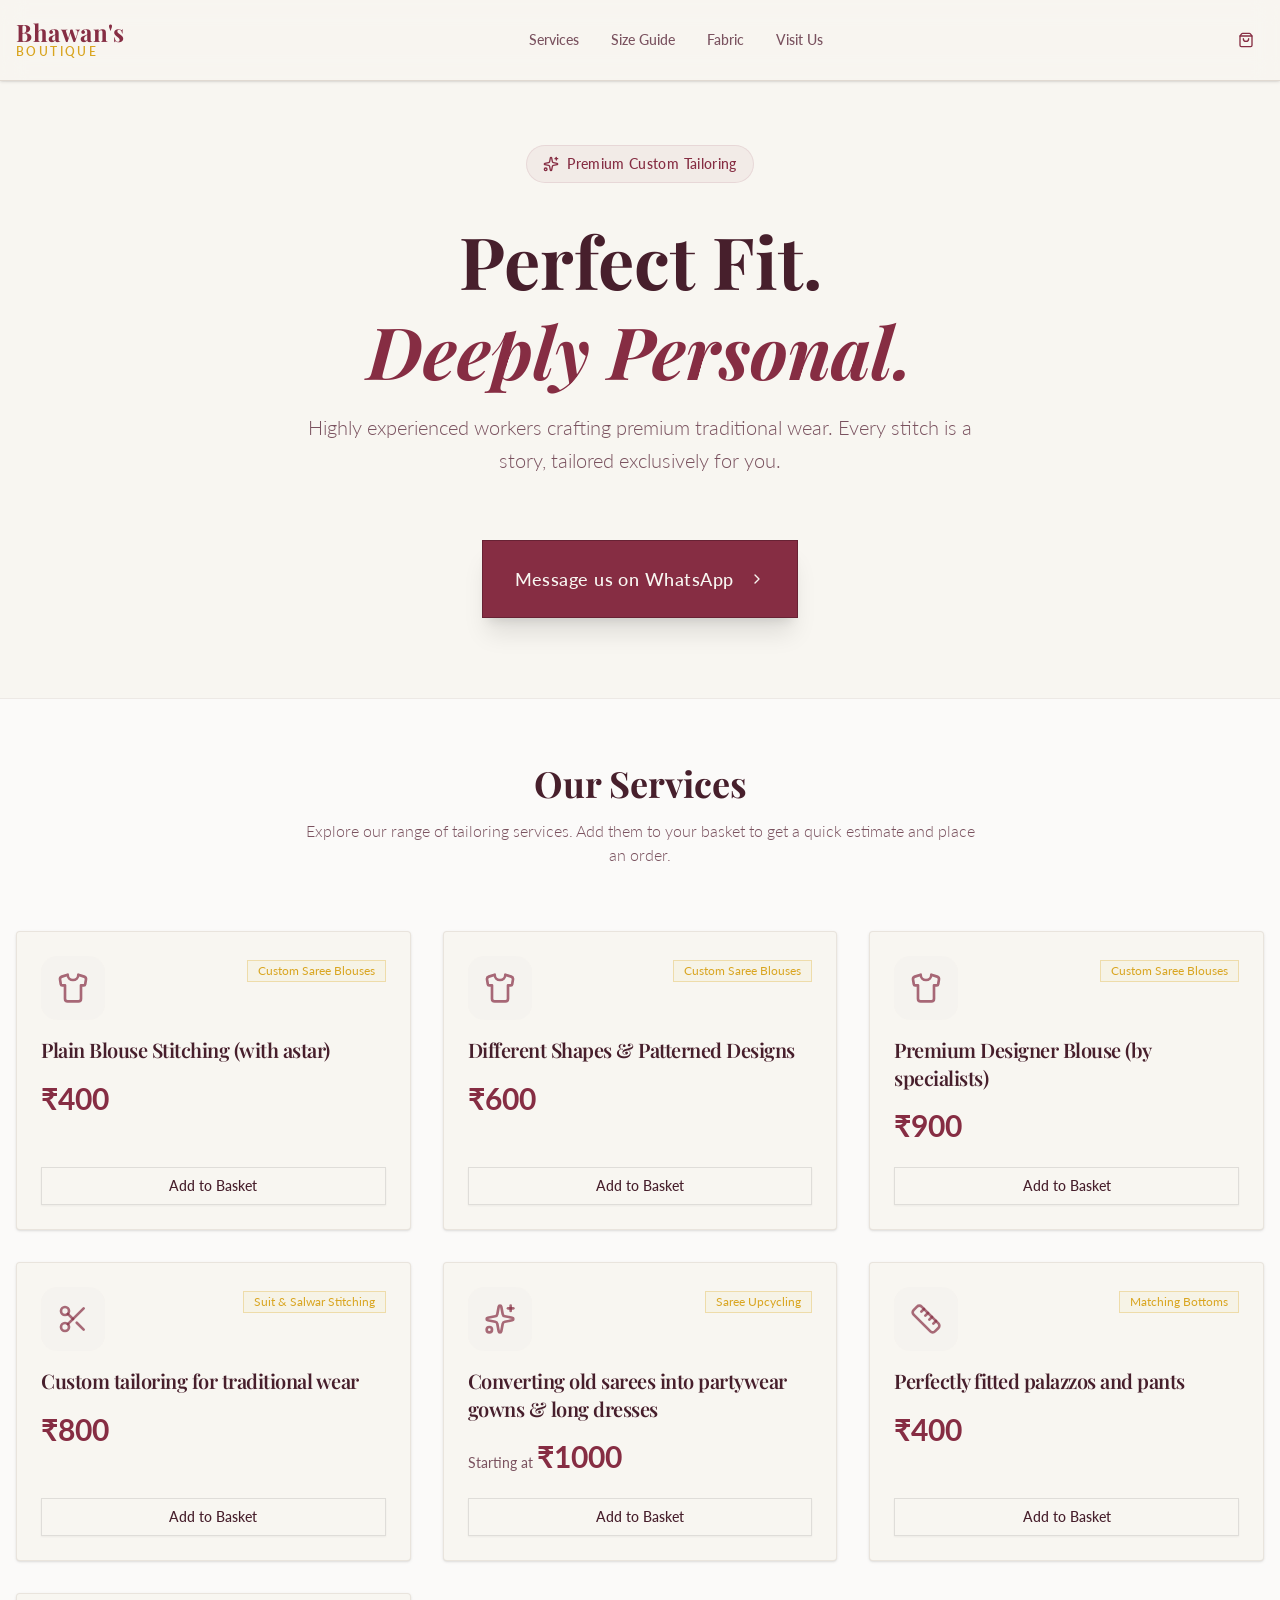
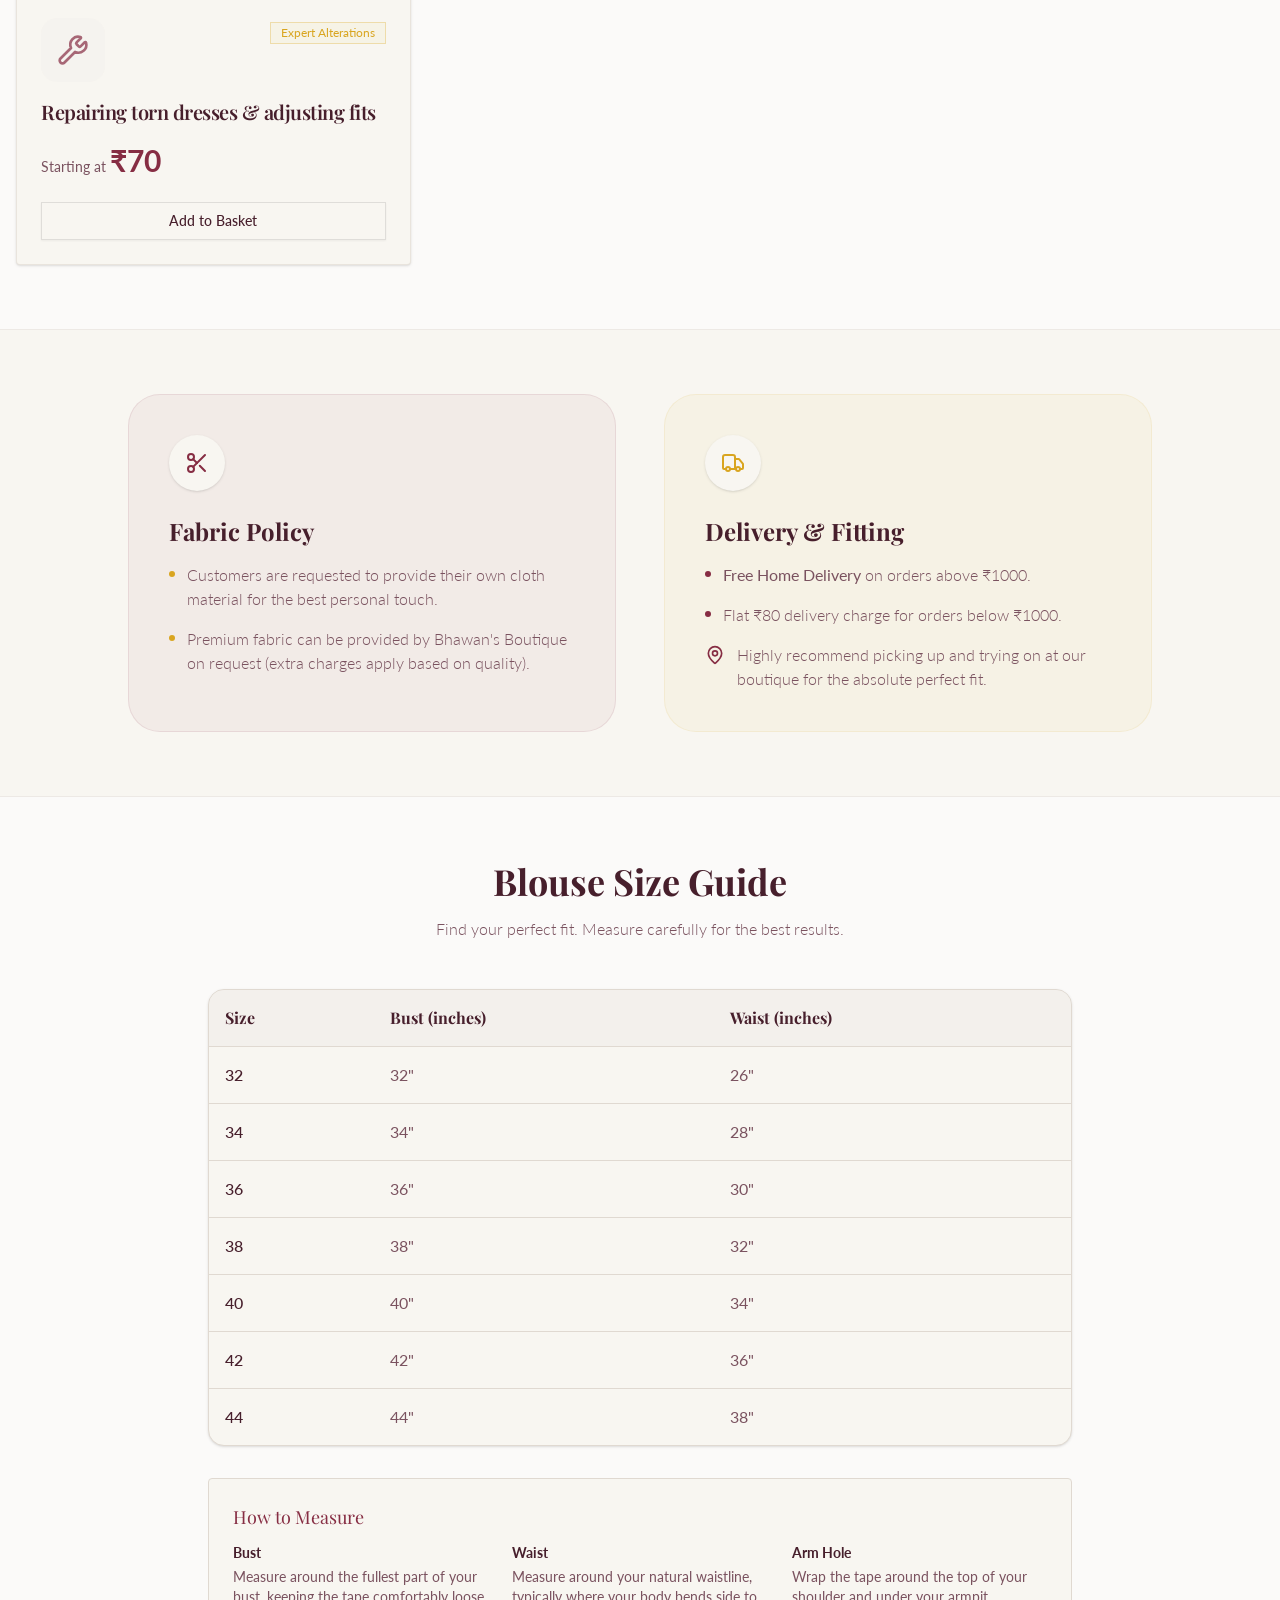
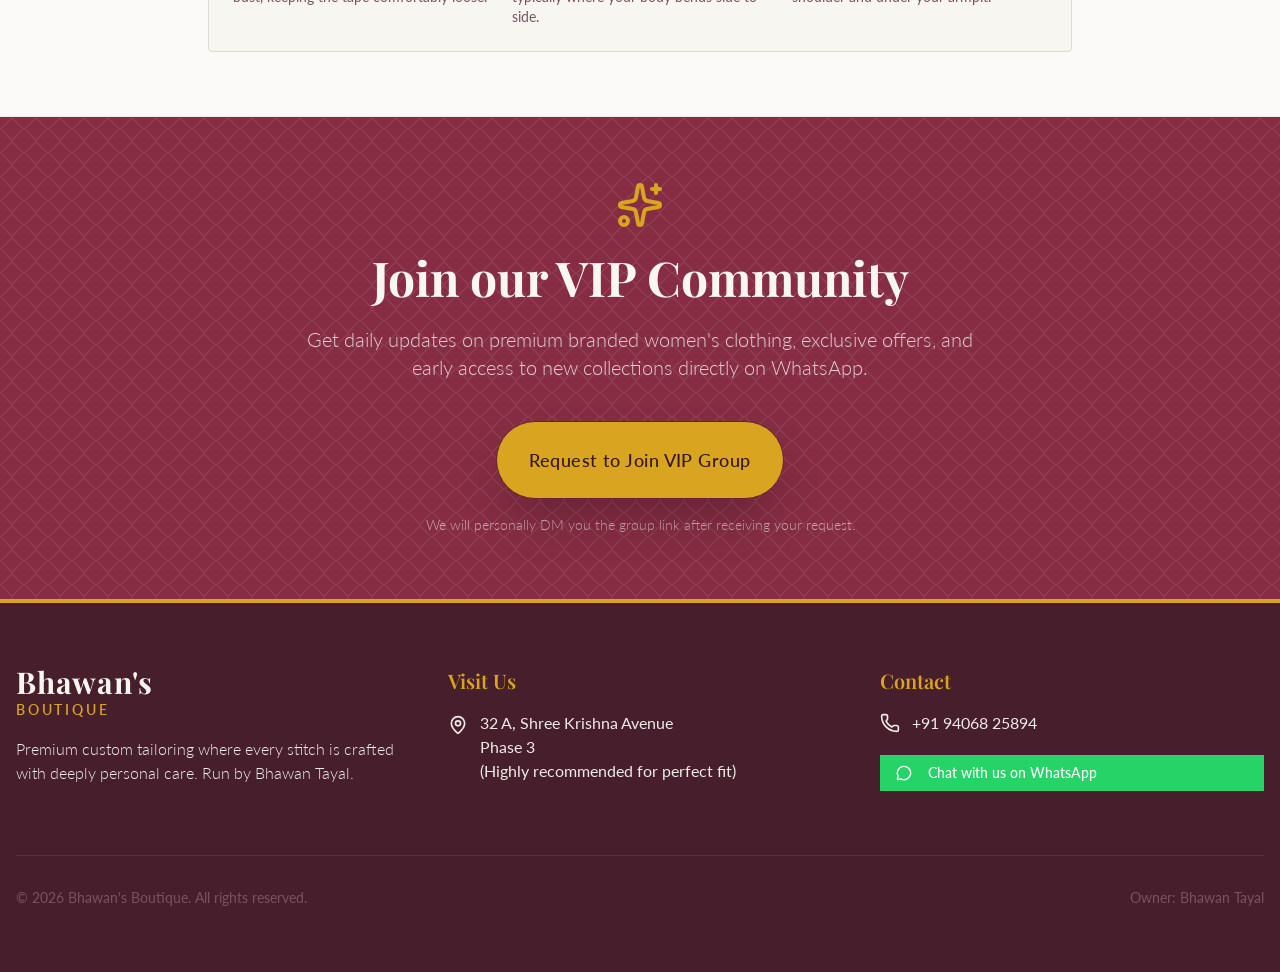
<file: index.html>
<!DOCTYPE html>
<html lang="en">
  <head>
    <meta charset="UTF-8" />
    <meta name="viewport" content="width=device-width, initial-scale=1.0" />
    <title>Bhawan's Boutique</title>
    <link rel="preconnect" href="https://fonts.googleapis.com">
    <link rel="preconnect" href="https://fonts.gstatic.com" crossorigin>
    <link href="https://fonts.googleapis.com/css2?family=Inter:wght@400;500;600;700&display=swap" rel="stylesheet">
    <link rel="stylesheet" href="./bhawans-boutique-github-fixed/assets/index-QPiKJ5TC.css">
  </head>
  <body>
    <div id="root"></div>
    <script src="./bhawans-boutique-github-fixed/assets/index-R2gk0pxb.js"></script>
  </body>
</html>
</file>
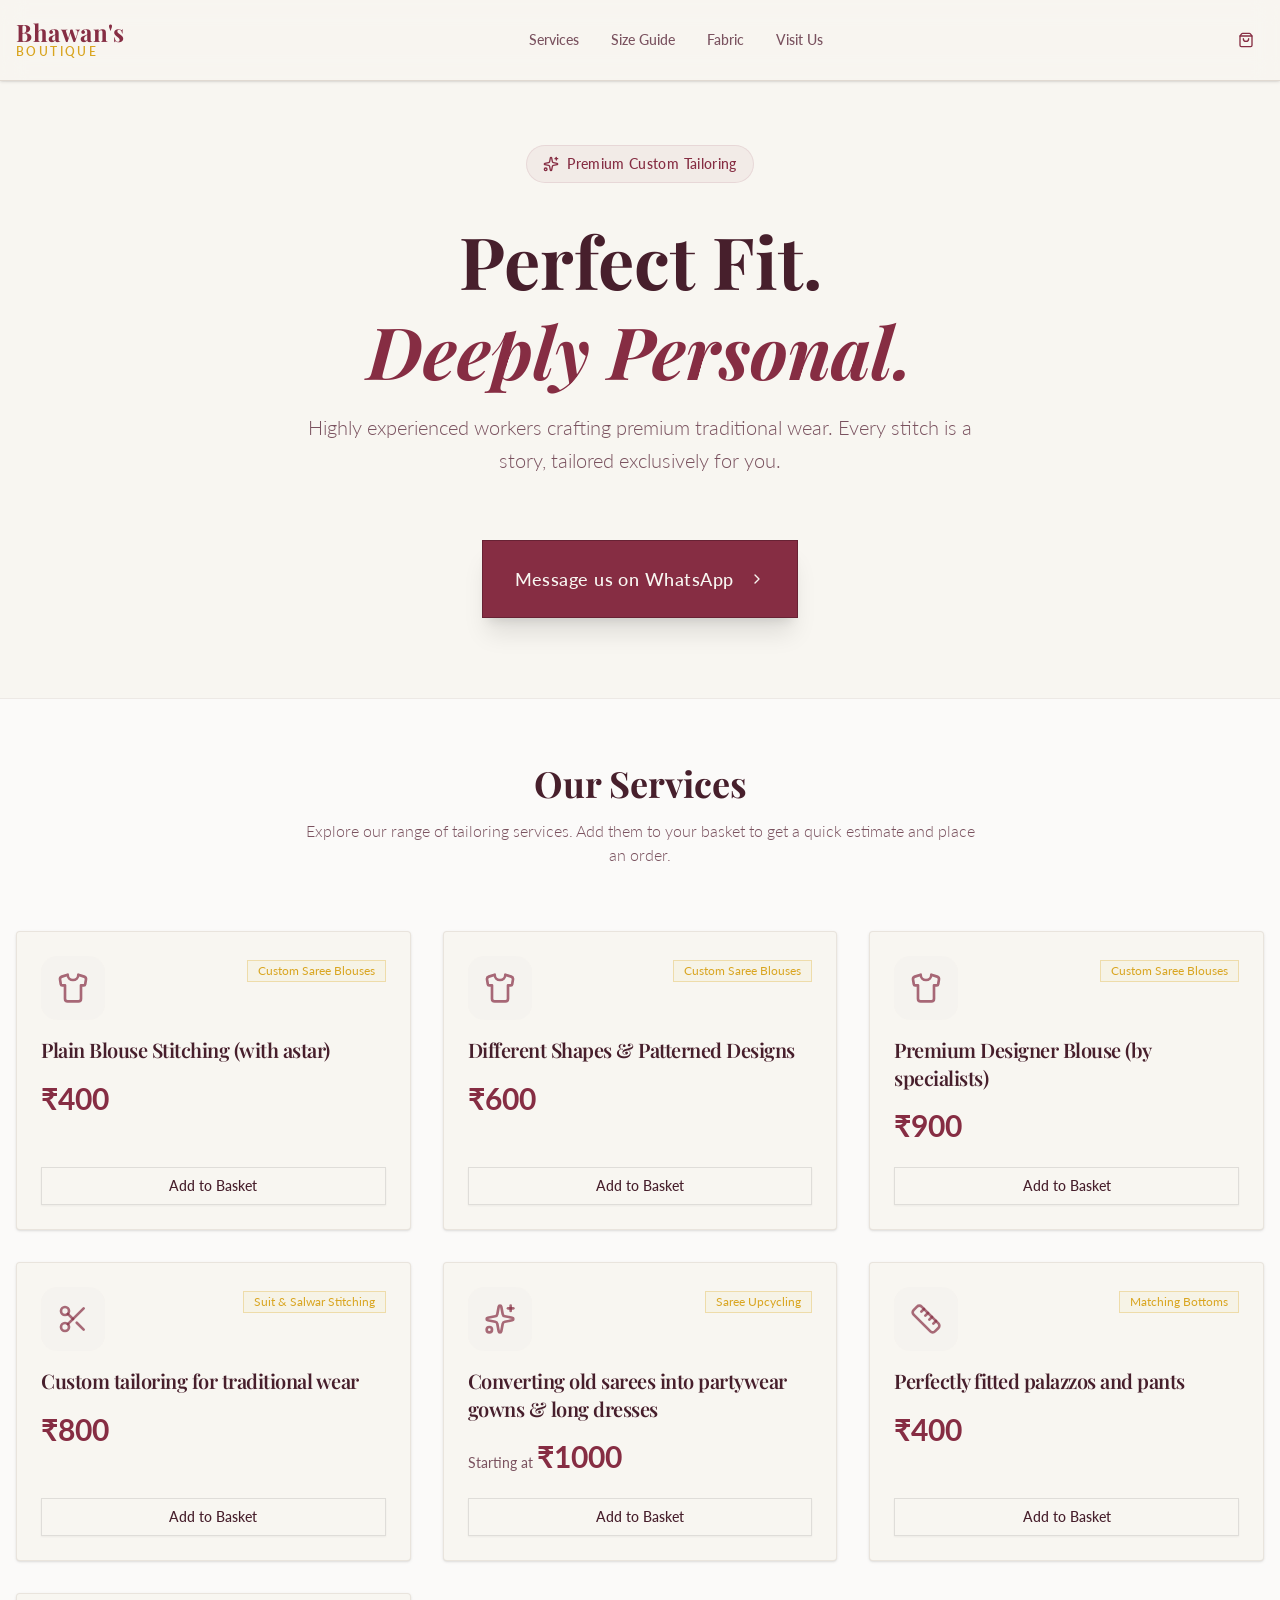
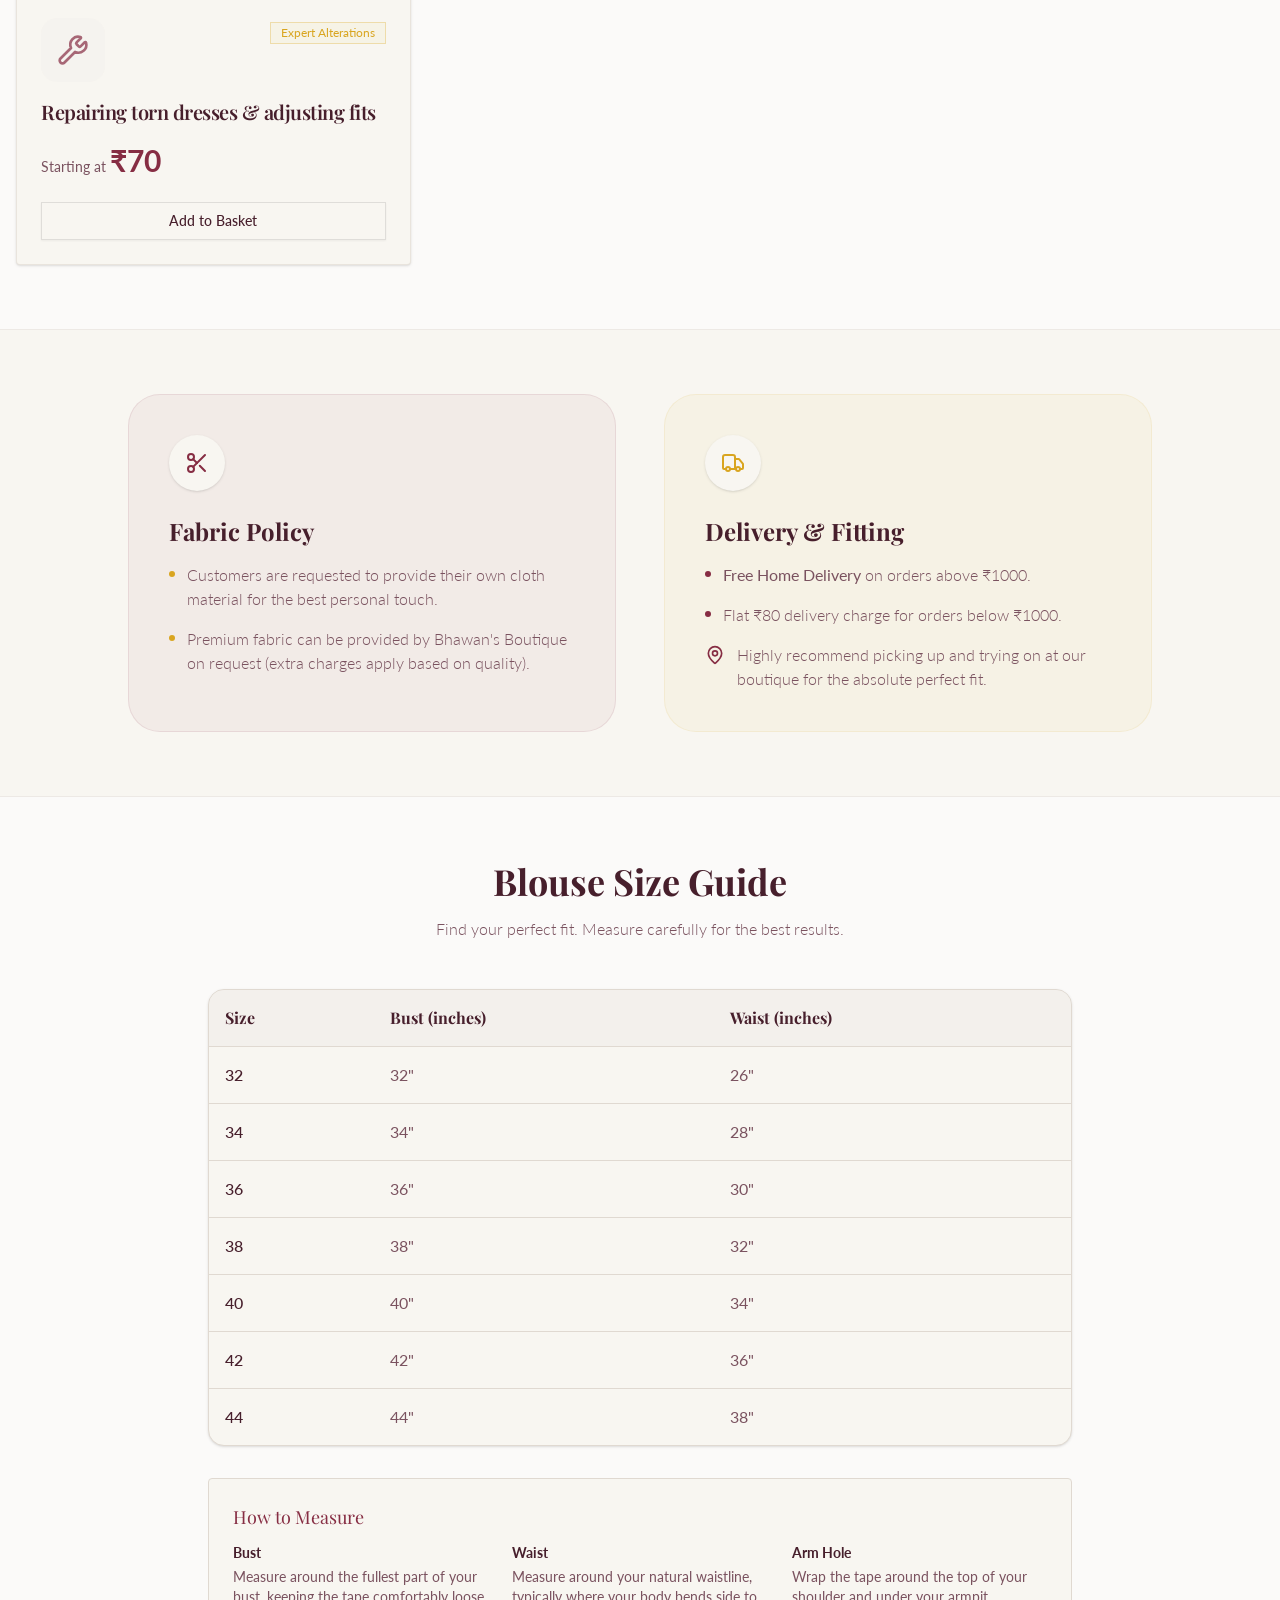
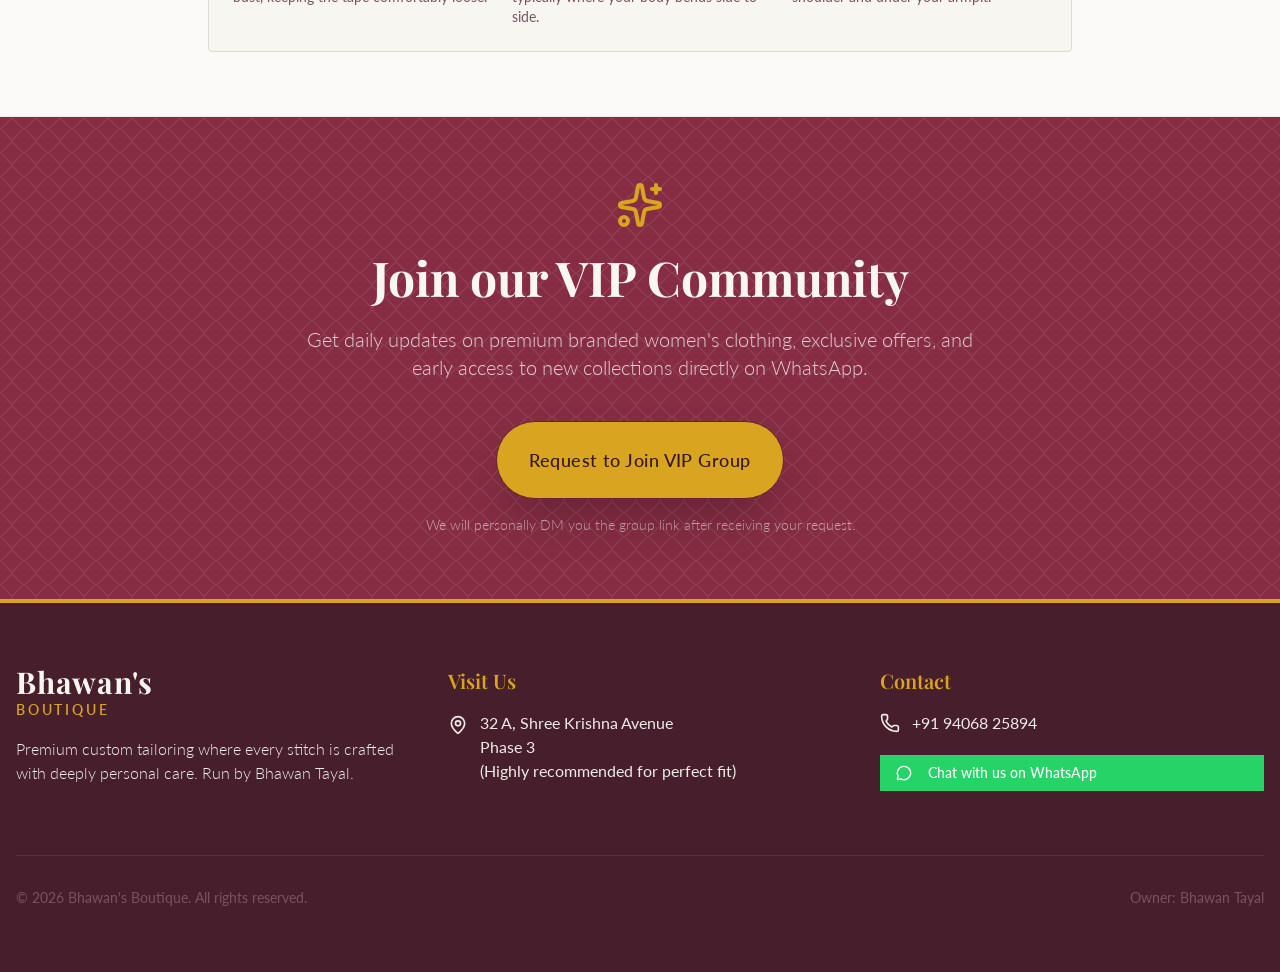
<file: bhawans-boutique-github-fixed/index.html>
<!DOCTYPE html>
<html lang="en">
  <head>
    <meta charset="UTF-8" />
    <meta name="viewport" content="width=device-width, initial-scale=1.0, maximum-scale=1" />
    <title>Bhawan&#39;s Boutique</title>
    <meta name="description" content="Bhawan&#39;s Boutique — built on Replit. Update this description to reflect the app." />
    <meta name="robots" content="index, follow" />
    <meta property="og:title" content="Bhawan&#39;s Boutique" />
    <meta property="og:description" content="Bhawan&#39;s Boutique — built on Replit. Update this description to reflect the app." />
    <meta property="og:type" content="website" />
    <meta name="twitter:card" content="summary_large_image" />
    <meta name="twitter:title" content="Bhawan&#39;s Boutique" />
    <meta name="twitter:description" content="Bhawan&#39;s Boutique — built on Replit. Update this description to reflect the app." />
    <link rel="icon" type="image/svg+xml" href="./favicon.svg" />
    <link rel="preconnect" href="https://fonts.googleapis.com">
    <link rel="preconnect" href="https://fonts.gstatic.com" crossorigin>
    <link href="https://fonts.googleapis.com/css2?family=Inter:wght@400;500;600;700&display=swap" rel="stylesheet">
    <script type="module" crossorigin src="./assets/index-R2gk0pxb.js"></script>
    <link rel="stylesheet" crossorigin href="./assets/index-QPiKJ5TC.css">
  </head>
  <body>
    <div id="root"></div>
  </body>
</html>
</file>
<file: bhawans-boutique-github-fixed/assets/index-QPiKJ5TC.css>
@import"https://fonts.googleapis.com/css2?family=Lato:wght@300;400;700&family=Playfair+Display:ital,wght@0,400;0,600;0,700;1,400&display=swap";@layer components;@layer properties{@supports (((-webkit-hyphens:none)) and (not (margin-trim:inline))) or ((-moz-orient:inline) and (not (color:rgb(from red r g b)))){*,:before,:after,::backdrop{--tw-translate-x:0;--tw-translate-y:0;--tw-translate-z:0;--tw-rotate-x:initial;--tw-rotate-y:initial;--tw-rotate-z:initial;--tw-skew-x:initial;--tw-skew-y:initial;--tw-space-y-reverse:0;--tw-space-x-reverse:0;--tw-divide-y-reverse:0;--tw-border-style:solid;--tw-gradient-position:initial;--tw-gradient-from:#0000;--tw-gradient-via:#0000;--tw-gradient-to:#0000;--tw-gradient-stops:initial;--tw-gradient-via-stops:initial;--tw-gradient-from-position:0%;--tw-gradient-via-position:50%;--tw-gradient-to-position:100%;--tw-leading:initial;--tw-font-weight:initial;--tw-tracking:initial;--tw-ordinal:initial;--tw-slashed-zero:initial;--tw-numeric-figure:initial;--tw-numeric-spacing:initial;--tw-numeric-fraction:initial;--tw-shadow:0 0 #0000;--tw-shadow-color:initial;--tw-shadow-alpha:100%;--tw-inset-shadow:0 0 #0000;--tw-inset-shadow-color:initial;--tw-inset-shadow-alpha:100%;--tw-ring-color:initial;--tw-ring-shadow:0 0 #0000;--tw-inset-ring-color:initial;--tw-inset-ring-shadow:0 0 #0000;--tw-ring-inset:initial;--tw-ring-offset-width:0px;--tw-ring-offset-color:#fff;--tw-ring-offset-shadow:0 0 #0000;--tw-outline-style:solid;--tw-backdrop-blur:initial;--tw-backdrop-brightness:initial;--tw-backdrop-contrast:initial;--tw-backdrop-grayscale:initial;--tw-backdrop-hue-rotate:initial;--tw-backdrop-invert:initial;--tw-backdrop-opacity:initial;--tw-backdrop-saturate:initial;--tw-backdrop-sepia:initial;--tw-duration:initial;--tw-ease:initial;--tw-content:"";--tw-scale-x:1;--tw-scale-y:1;--tw-scale-z:1;--tw-animation-delay:0s;--tw-animation-direction:normal;--tw-animation-duration:initial;--tw-animation-fill-mode:none;--tw-animation-iteration-count:1;--tw-enter-blur:0;--tw-enter-opacity:1;--tw-enter-rotate:0;--tw-enter-scale:1;--tw-enter-translate-x:0;--tw-enter-translate-y:0;--tw-exit-blur:0;--tw-exit-opacity:1;--tw-exit-rotate:0;--tw-exit-scale:1;--tw-exit-translate-x:0;--tw-exit-translate-y:0}}}@layer theme{:root,:host{--color-red-50:oklch(97.1% .013 17.38);--color-red-300:oklch(80.8% .114 19.571);--color-red-400:oklch(70.4% .191 22.216);--color-red-500:oklch(63.7% .237 25.331);--color-red-600:oklch(57.7% .245 27.325);--color-gray-50:oklch(98.5% .002 247.839);--color-gray-600:oklch(44.6% .03 256.802);--color-gray-900:oklch(21% .034 264.665);--color-black:#000;--color-white:#fff;--spacing:.25rem;--container-sm:24rem;--container-md:28rem;--container-lg:32rem;--container-2xl:42rem;--container-3xl:48rem;--container-4xl:56rem;--container-5xl:64rem;--font-weight-light:300;--font-weight-normal:400;--font-weight-medium:500;--font-weight-semibold:600;--font-weight-bold:700;--tracking-tight:-.025em;--tracking-wide:.025em;--tracking-widest:.1em;--leading-tight:1.25;--leading-snug:1.375;--leading-normal:1.5;--leading-relaxed:1.625;--radius-2xl:1rem;--ease-in-out:cubic-bezier(.4, 0, .2, 1);--animate-spin:spin 1s linear infinite;--animate-pulse:pulse 2s cubic-bezier(.4, 0, .6, 1) infinite;--blur-md:12px;--blur-xl:24px;--aspect-video:16 / 9;--default-transition-duration:.15s;--default-transition-timing-function:cubic-bezier(.4, 0, .2, 1);--default-font-family:var(--app-font-sans);--default-mono-font-family:var(--app-font-mono);--color-border:hsl(var(--border))}}@layer base{*,:after,:before,::backdrop{box-sizing:border-box;border:0 solid;margin:0;padding:0}::file-selector-button{box-sizing:border-box;border:0 solid;margin:0;padding:0}html,:host{-webkit-text-size-adjust:100%;tab-size:4;line-height:1.5;font-family:var(--default-font-family,ui-sans-serif, system-ui, sans-serif, "Apple Color Emoji", "Segoe UI Emoji", "Segoe UI Symbol", "Noto Color Emoji");font-feature-settings:var(--default-font-feature-settings,normal);font-variation-settings:var(--default-font-variation-settings,normal);-webkit-tap-highlight-color:transparent}hr{height:0;color:inherit;border-top-width:1px}abbr:where([title]){-webkit-text-decoration:underline dotted;text-decoration:underline dotted}h1,h2,h3,h4,h5,h6{font-size:inherit;font-weight:inherit}a{color:inherit;-webkit-text-decoration:inherit;text-decoration:inherit}b,strong{font-weight:bolder}code,kbd,samp,pre{font-family:var(--default-mono-font-family,ui-monospace, SFMono-Regular, Menlo, Monaco, Consolas, "Liberation Mono", "Courier New", monospace);font-feature-settings:var(--default-mono-font-feature-settings,normal);font-variation-settings:var(--default-mono-font-variation-settings,normal);font-size:1em}small{font-size:80%}sub,sup{vertical-align:baseline;font-size:75%;line-height:0;position:relative}sub{bottom:-.25em}sup{top:-.5em}table{text-indent:0;border-color:inherit;border-collapse:collapse}:-moz-focusring{outline:auto}progress{vertical-align:baseline}summary{display:list-item}ol,ul,menu{list-style:none}img,svg,video,canvas,audio,iframe,embed,object{vertical-align:middle;display:block}img,video{max-width:100%;height:auto}button,input,select,optgroup,textarea{font:inherit;font-feature-settings:inherit;font-variation-settings:inherit;letter-spacing:inherit;color:inherit;opacity:1;background-color:#0000;border-radius:0}::file-selector-button{font:inherit;font-feature-settings:inherit;font-variation-settings:inherit;letter-spacing:inherit;color:inherit;opacity:1;background-color:#0000;border-radius:0}:where(select:is([multiple],[size])) optgroup{font-weight:bolder}:where(select:is([multiple],[size])) optgroup option{padding-inline-start:20px}::file-selector-button{margin-inline-end:4px}::placeholder{opacity:1}@supports (not ((-webkit-appearance:-apple-pay-button))) or (contain-intrinsic-size:1px){::placeholder{color:currentColor}@supports (color:color-mix(in lab,red,red)){::placeholder{color:color-mix(in oklab,currentcolor 50%,transparent)}}}textarea{resize:vertical}::-webkit-search-decoration{-webkit-appearance:none}::-webkit-date-and-time-value{min-height:1lh;text-align:inherit}::-webkit-datetime-edit{display:inline-flex}::-webkit-datetime-edit-fields-wrapper{padding:0}::-webkit-datetime-edit{padding-block:0}::-webkit-datetime-edit-year-field{padding-block:0}::-webkit-datetime-edit-month-field{padding-block:0}::-webkit-datetime-edit-day-field{padding-block:0}::-webkit-datetime-edit-hour-field{padding-block:0}::-webkit-datetime-edit-minute-field{padding-block:0}::-webkit-datetime-edit-second-field{padding-block:0}::-webkit-datetime-edit-millisecond-field{padding-block:0}::-webkit-datetime-edit-meridiem-field{padding-block:0}::-webkit-calendar-picker-indicator{line-height:1}:-moz-ui-invalid{box-shadow:none}button,input:where([type=button],[type=reset],[type=submit]){appearance:button}::file-selector-button{appearance:button}::-webkit-inner-spin-button{height:auto}::-webkit-outer-spin-button{height:auto}[hidden]:where(:not([hidden=until-found])){display:none!important}*{border-color:hsl(var(--border))}body{background-color:hsl(var(--background));font-family:var(--app-font-sans);color:hsl(var(--foreground));-webkit-font-smoothing:antialiased;-moz-osx-font-smoothing:grayscale}h1,h2,h3,h4,h5,h6{font-family:var(--app-font-serif)}}@layer utilities{.\@container\/field-group{container:field-group/inline-size}.pointer-events-auto{pointer-events:auto}.pointer-events-none{pointer-events:none}.invisible{visibility:hidden}.visible{visibility:visible}.sr-only{clip-path:inset(50%);white-space:nowrap;border-width:0;width:1px;height:1px;margin:-1px;padding:0;position:absolute;overflow:hidden}.absolute{position:absolute}.fixed{position:fixed}.relative{position:relative}.static{position:static}.sticky{position:sticky}.inset-0{inset:calc(var(--spacing) * 0)}.inset-x-0{inset-inline:calc(var(--spacing) * 0)}.inset-y-0{inset-block:calc(var(--spacing) * 0)}.-top-1{top:calc(var(--spacing) * -1)}.-top-12{top:calc(var(--spacing) * -12)}.top-0{top:calc(var(--spacing) * 0)}.top-1\.5{top:calc(var(--spacing) * 1.5)}.top-1\/2{top:50%}.top-2{top:calc(var(--spacing) * 2)}.top-3\.5{top:calc(var(--spacing) * 3.5)}.top-4{top:calc(var(--spacing) * 4)}.top-\[1px\]{top:1px}.top-\[50\%\]{top:50%}.top-\[60\%\]{top:60%}.top-full{top:100%}.-right-1{right:calc(var(--spacing) * -1)}.-right-12{right:calc(var(--spacing) * -12)}.right-0{right:calc(var(--spacing) * 0)}.right-1{right:calc(var(--spacing) * 1)}.right-2{right:calc(var(--spacing) * 2)}.right-3{right:calc(var(--spacing) * 3)}.right-4{right:calc(var(--spacing) * 4)}.-bottom-12{bottom:calc(var(--spacing) * -12)}.bottom-0{bottom:calc(var(--spacing) * 0)}.-left-12{left:calc(var(--spacing) * -12)}.left-0{left:calc(var(--spacing) * 0)}.left-1\/2{left:50%}.left-2{left:calc(var(--spacing) * 2)}.left-\[50\%\]{left:50%}.z-10{z-index:10}.z-20{z-index:20}.z-50{z-index:50}.z-\[1\]{z-index:1}.z-\[100\]{z-index:100}.order-first{order:-9999}.order-last{order:9999}.container{width:100%}@media(min-width:40rem){.container{max-width:40rem}}@media(min-width:48rem){.container{max-width:48rem}}@media(min-width:64rem){.container{max-width:64rem}}@media(min-width:80rem){.container{max-width:80rem}}@media(min-width:96rem){.container{max-width:96rem}}.\!m-0{margin:calc(var(--spacing) * 0)!important}.-mx-1{margin-inline:calc(var(--spacing) * -1)}.mx-2{margin-inline:calc(var(--spacing) * 2)}.mx-3\.5{margin-inline:calc(var(--spacing) * 3.5)}.mx-4{margin-inline:calc(var(--spacing) * 4)}.mx-auto{margin-inline:auto}.-my-2{margin-block:calc(var(--spacing) * -2)}.my-0{margin-block:calc(var(--spacing) * 0)}.my-0\.5{margin-block:calc(var(--spacing) * .5)}.my-1{margin-block:calc(var(--spacing) * 1)}.-mt-4{margin-top:calc(var(--spacing) * -4)}.mt-0\.5{margin-top:calc(var(--spacing) * .5)}.mt-1{margin-top:calc(var(--spacing) * 1)}.mt-1\.5{margin-top:calc(var(--spacing) * 1.5)}.mt-2{margin-top:calc(var(--spacing) * 2)}.mt-4{margin-top:calc(var(--spacing) * 4)}.mt-8{margin-top:calc(var(--spacing) * 8)}.mt-16{margin-top:calc(var(--spacing) * 16)}.mt-24{margin-top:calc(var(--spacing) * 24)}.mt-auto{margin-top:auto}.mr-2{margin-right:calc(var(--spacing) * 2)}.mb-1{margin-bottom:calc(var(--spacing) * 1)}.mb-2{margin-bottom:calc(var(--spacing) * 2)}.mb-3{margin-bottom:calc(var(--spacing) * 3)}.mb-4{margin-bottom:calc(var(--spacing) * 4)}.mb-6{margin-bottom:calc(var(--spacing) * 6)}.mb-10{margin-bottom:calc(var(--spacing) * 10)}.mb-12{margin-bottom:calc(var(--spacing) * 12)}.mb-16{margin-bottom:calc(var(--spacing) * 16)}.-ml-4{margin-left:calc(var(--spacing) * -4)}.ml-1{margin-left:calc(var(--spacing) * 1)}.ml-2{margin-left:calc(var(--spacing) * 2)}.ml-3{margin-left:calc(var(--spacing) * 3)}.ml-4{margin-left:calc(var(--spacing) * 4)}.ml-auto{margin-left:auto}.line-clamp-2{-webkit-line-clamp:2;-webkit-box-orient:vertical;display:-webkit-box;overflow:hidden}.block{display:block}.flex{display:flex}.grid{display:grid}.hidden{display:none}.inline-flex{display:inline-flex}.table{display:table}.aspect-square{aspect-ratio:1}.aspect-video{aspect-ratio:var(--aspect-video)}.size-4{width:calc(var(--spacing) * 4);height:calc(var(--spacing) * 4)}.size-6{width:calc(var(--spacing) * 6);height:calc(var(--spacing) * 6)}.size-8{width:calc(var(--spacing) * 8);height:calc(var(--spacing) * 8)}.size-10{width:calc(var(--spacing) * 10);height:calc(var(--spacing) * 10)}.size-\[--cell-size\]{width:--cell-size;height:--cell-size}.h-1\.5{height:calc(var(--spacing) * 1.5)}.h-2{height:calc(var(--spacing) * 2)}.h-2\.5{height:calc(var(--spacing) * 2.5)}.h-3{height:calc(var(--spacing) * 3)}.h-3\.5{height:calc(var(--spacing) * 3.5)}.h-4{height:calc(var(--spacing) * 4)}.h-5{height:calc(var(--spacing) * 5)}.h-6{height:calc(var(--spacing) * 6)}.h-7{height:calc(var(--spacing) * 7)}.h-8{height:calc(var(--spacing) * 8)}.h-9{height:calc(var(--spacing) * 9)}.h-10{height:calc(var(--spacing) * 10)}.h-12{height:calc(var(--spacing) * 12)}.h-14{height:calc(var(--spacing) * 14)}.h-16{height:calc(var(--spacing) * 16)}.h-20{height:calc(var(--spacing) * 20)}.h-\[--cell-size\]{height:--cell-size}.h-\[1px\]{height:1px}.h-\[var\(--radix-navigation-menu-viewport-height\)\]{height:var(--radix-navigation-menu-viewport-height)}.h-\[var\(--radix-select-trigger-height\)\]{height:var(--radix-select-trigger-height)}.h-auto{height:auto}.h-full{height:100%}.h-px{height:1px}.h-svh{height:100svh}.max-h-\[--radix-context-menu-content-available-height\]{max-height:--radix-context-menu-content-available-height}.max-h-\[--radix-select-content-available-height\]{max-height:--radix-select-content-available-height}.max-h-\[300px\]{max-height:300px}.max-h-\[var\(--radix-dropdown-menu-content-available-height\)\]{max-height:var(--radix-dropdown-menu-content-available-height)}.max-h-screen{max-height:100vh}.min-h-0{min-height:calc(var(--spacing) * 0)}.min-h-8{min-height:calc(var(--spacing) * 8)}.min-h-9{min-height:calc(var(--spacing) * 9)}.min-h-10{min-height:calc(var(--spacing) * 10)}.min-h-\[60px\]{min-height:60px}.min-h-screen{min-height:100vh}.min-h-svh{min-height:100svh}.w-0{width:calc(var(--spacing) * 0)}.w-1{width:calc(var(--spacing) * 1)}.w-1\.5{width:calc(var(--spacing) * 1.5)}.w-2{width:calc(var(--spacing) * 2)}.w-2\.5{width:calc(var(--spacing) * 2.5)}.w-3{width:calc(var(--spacing) * 3)}.w-3\.5{width:calc(var(--spacing) * 3.5)}.w-3\/4{width:75%}.w-4{width:calc(var(--spacing) * 4)}.w-5{width:calc(var(--spacing) * 5)}.w-6{width:calc(var(--spacing) * 6)}.w-7{width:calc(var(--spacing) * 7)}.w-8{width:calc(var(--spacing) * 8)}.w-9{width:calc(var(--spacing) * 9)}.w-10{width:calc(var(--spacing) * 10)}.w-12{width:calc(var(--spacing) * 12)}.w-14{width:calc(var(--spacing) * 14)}.w-16{width:calc(var(--spacing) * 16)}.w-20{width:calc(var(--spacing) * 20)}.w-64{width:calc(var(--spacing) * 64)}.w-72{width:calc(var(--spacing) * 72)}.w-\[--cell-size\]{width:--cell-size}.w-\[1px\]{width:1px}.w-\[100px\]{width:100px}.w-\[var\(--sidebar-width\)\]{width:var(--sidebar-width)}.w-auto{width:auto}.w-fit{width:fit-content}.w-full{width:100%}.w-max{width:max-content}.w-px{width:1px}.max-w-2xl{max-width:var(--container-2xl)}.max-w-3xl{max-width:var(--container-3xl)}.max-w-4xl{max-width:var(--container-4xl)}.max-w-5xl{max-width:var(--container-5xl)}.max-w-\[var\(--skeleton-width\)\]{max-width:var(--skeleton-width)}.max-w-lg{max-width:var(--container-lg)}.max-w-max{max-width:max-content}.max-w-md{max-width:var(--container-md)}.max-w-sm{max-width:var(--container-sm)}.min-w-0{min-width:calc(var(--spacing) * 0)}.min-w-5{min-width:calc(var(--spacing) * 5)}.min-w-8{min-width:calc(var(--spacing) * 8)}.min-w-9{min-width:calc(var(--spacing) * 9)}.min-w-10{min-width:calc(var(--spacing) * 10)}.min-w-\[--cell-size\]{min-width:--cell-size}.min-w-\[8rem\]{min-width:8rem}.min-w-\[12rem\]{min-width:12rem}.min-w-\[var\(--radix-select-trigger-width\)\]{min-width:var(--radix-select-trigger-width)}.flex-1{flex:1}.shrink-0{flex-shrink:0}.grow{flex-grow:1}.grow-0{flex-grow:0}.basis-full{flex-basis:100%}.caption-bottom{caption-side:bottom}.border-collapse{border-collapse:collapse}.origin-\[--radix-context-menu-content-transform-origin\]{transform-origin:--radix-context-menu-content-transform-origin}.origin-\[--radix-dropdown-menu-content-transform-origin\]{transform-origin:--radix-dropdown-menu-content-transform-origin}.origin-\[--radix-hover-card-content-transform-origin\]{transform-origin:--radix-hover-card-content-transform-origin}.origin-\[--radix-menubar-content-transform-origin\]{transform-origin:--radix-menubar-content-transform-origin}.origin-\[--radix-popover-content-transform-origin\]{transform-origin:--radix-popover-content-transform-origin}.origin-\[--radix-select-content-transform-origin\]{transform-origin:--radix-select-content-transform-origin}.origin-\[--radix-tooltip-content-transform-origin\]{transform-origin:--radix-tooltip-content-transform-origin}.-translate-x-1\/2{--tw-translate-x: -50% ;translate:var(--tw-translate-x) var(--tw-translate-y)}.-translate-x-px{--tw-translate-x:-1px;translate:var(--tw-translate-x) var(--tw-translate-y)}.translate-x-\[-50\%\]{--tw-translate-x:-50%;translate:var(--tw-translate-x) var(--tw-translate-y)}.translate-x-px{--tw-translate-x:1px;translate:var(--tw-translate-x) var(--tw-translate-y)}.-translate-y-1\/2{--tw-translate-y: -50% ;translate:var(--tw-translate-x) var(--tw-translate-y)}.translate-y-\[-50\%\]{--tw-translate-y:-50%;translate:var(--tw-translate-x) var(--tw-translate-y)}.rotate-45{rotate:45deg}.rotate-90{rotate:90deg}.transform{transform:var(--tw-rotate-x,) var(--tw-rotate-y,) var(--tw-rotate-z,) var(--tw-skew-x,) var(--tw-skew-y,)}.animate-caret-blink{animation:1.25s ease-out infinite caret-blink}.animate-in{animation:enter var(--tw-animation-duration,var(--tw-duration,.15s))var(--tw-ease,ease)var(--tw-animation-delay,0s)var(--tw-animation-iteration-count,1)var(--tw-animation-direction,normal)var(--tw-animation-fill-mode,none)}.animate-pulse{animation:var(--animate-pulse)}.animate-spin{animation:var(--animate-spin)}.cursor-default{cursor:default}.cursor-pointer{cursor:pointer}.cursor-text{cursor:text}.touch-none{touch-action:none}.resize-none{resize:none}.list-disc{list-style-type:disc}.list-none{list-style-type:none}.grid-cols-1{grid-template-columns:repeat(1,minmax(0,1fr))}.flex-col{flex-direction:column}.flex-col-reverse{flex-direction:column-reverse}.flex-row{flex-direction:row}.flex-wrap{flex-wrap:wrap}.place-content-center{place-content:center}.items-baseline{align-items:baseline}.items-center{align-items:center}.items-end{align-items:flex-end}.items-start{align-items:flex-start}.items-stretch{align-items:stretch}.justify-between{justify-content:space-between}.justify-center{justify-content:center}.justify-start{justify-content:flex-start}.gap-1{gap:calc(var(--spacing) * 1)}.gap-1\.5{gap:calc(var(--spacing) * 1.5)}.gap-2{gap:calc(var(--spacing) * 2)}.gap-2\.5{gap:calc(var(--spacing) * 2.5)}.gap-3{gap:calc(var(--spacing) * 3)}.gap-4{gap:calc(var(--spacing) * 4)}.gap-6{gap:calc(var(--spacing) * 6)}.gap-7{gap:calc(var(--spacing) * 7)}.gap-8{gap:calc(var(--spacing) * 8)}.gap-12{gap:calc(var(--spacing) * 12)}:where(.space-y-1>:not(:last-child)){--tw-space-y-reverse:0;margin-block-start:calc(calc(var(--spacing) * 1) * var(--tw-space-y-reverse));margin-block-end:calc(calc(var(--spacing) * 1) * calc(1 - var(--tw-space-y-reverse)))}:where(.space-y-1\.5>:not(:last-child)){--tw-space-y-reverse:0;margin-block-start:calc(calc(var(--spacing) * 1.5) * var(--tw-space-y-reverse));margin-block-end:calc(calc(var(--spacing) * 1.5) * calc(1 - var(--tw-space-y-reverse)))}:where(.space-y-2>:not(:last-child)){--tw-space-y-reverse:0;margin-block-start:calc(calc(var(--spacing) * 2) * var(--tw-space-y-reverse));margin-block-end:calc(calc(var(--spacing) * 2) * calc(1 - var(--tw-space-y-reverse)))}:where(.space-y-4>:not(:last-child)){--tw-space-y-reverse:0;margin-block-start:calc(calc(var(--spacing) * 4) * var(--tw-space-y-reverse));margin-block-end:calc(calc(var(--spacing) * 4) * calc(1 - var(--tw-space-y-reverse)))}:where(.space-y-6>:not(:last-child)){--tw-space-y-reverse:0;margin-block-start:calc(calc(var(--spacing) * 6) * var(--tw-space-y-reverse));margin-block-end:calc(calc(var(--spacing) * 6) * calc(1 - var(--tw-space-y-reverse)))}:where(.space-y-8>:not(:last-child)){--tw-space-y-reverse:0;margin-block-start:calc(calc(var(--spacing) * 8) * var(--tw-space-y-reverse));margin-block-end:calc(calc(var(--spacing) * 8) * calc(1 - var(--tw-space-y-reverse)))}:where(.space-x-1>:not(:last-child)){--tw-space-x-reverse:0;margin-inline-start:calc(calc(var(--spacing) * 1) * var(--tw-space-x-reverse));margin-inline-end:calc(calc(var(--spacing) * 1) * calc(1 - var(--tw-space-x-reverse)))}:where(.space-x-4>:not(:last-child)){--tw-space-x-reverse:0;margin-inline-start:calc(calc(var(--spacing) * 4) * var(--tw-space-x-reverse));margin-inline-end:calc(calc(var(--spacing) * 4) * calc(1 - var(--tw-space-x-reverse)))}:where(.divide-y>:not(:last-child)){--tw-divide-y-reverse:0;border-bottom-style:var(--tw-border-style);border-top-style:var(--tw-border-style);border-top-width:calc(1px * var(--tw-divide-y-reverse));border-bottom-width:calc(1px * calc(1 - var(--tw-divide-y-reverse)))}:where(.divide-border>:not(:last-child)){border-color:hsl(var(--border))}.self-stretch{align-self:stretch}.overflow-auto{overflow:auto}.overflow-hidden{overflow:hidden}.overflow-x-auto{overflow-x:auto}.overflow-x-hidden{overflow-x:hidden}.overflow-y-auto{overflow-y:auto}.rounded-2xl{border-radius:var(--radius-2xl)}.rounded-\[2px\]{border-radius:2px}.rounded-\[2rem\]{border-radius:2rem}.rounded-\[calc\(var\(--radius\)-5px\)\]{border-radius:calc(var(--radius) - 5px)}.rounded-\[inherit\]{border-radius:inherit}.rounded-full{border-radius:3.40282e38px}.rounded-lg{border-radius:var(--radius)}.rounded-md{border-radius:calc(var(--radius) - 2px)}.rounded-none{border-radius:0}.rounded-sm{border-radius:calc(var(--radius) - 4px)}.rounded-xl{border-radius:calc(var(--radius) + 4px)}.rounded-t-\[10px\]{border-top-left-radius:10px;border-top-right-radius:10px}.rounded-l-md{border-top-left-radius:calc(var(--radius) - 2px);border-bottom-left-radius:calc(var(--radius) - 2px)}.rounded-tl-sm{border-top-left-radius:calc(var(--radius) - 4px)}.rounded-r-md{border-top-right-radius:calc(var(--radius) - 2px);border-bottom-right-radius:calc(var(--radius) - 2px)}.border{border-style:var(--tw-border-style);border-width:1px}.border-0{border-style:var(--tw-border-style);border-width:0}.border-2{border-style:var(--tw-border-style);border-width:2px}.border-\[1\.5px\]{border-style:var(--tw-border-style);border-width:1.5px}.border-y{border-block-style:var(--tw-border-style);border-block-width:1px}.border-t{border-top-style:var(--tw-border-style);border-top-width:1px}.border-t-4{border-top-style:var(--tw-border-style);border-top-width:4px}.border-r{border-right-style:var(--tw-border-style);border-right-width:1px}.border-b{border-bottom-style:var(--tw-border-style);border-bottom-width:1px}.border-l{border-left-style:var(--tw-border-style);border-left-width:1px}.border-dashed{--tw-border-style:dashed;border-style:dashed}.border-none{--tw-border-style:none;border-style:none}.\[border-color\:var\(--badge-outline\)\]{border-color:var(--badge-outline)}.\[border-color\:var\(--button-outline\)\]{border-color:var(--button-outline)}.border-\[--color-border\]{border-color:--color-border}.border-border,.border-border\/50{border-color:hsl(var(--border))}@supports (color:color-mix(in lab,red,red)){.border-border\/50{border-color:color-mix(in oklab,hsl(var(--border)) 50%,transparent)}}.border-border\/60{border-color:hsl(var(--border))}@supports (color:color-mix(in lab,red,red)){.border-border\/60{border-color:color-mix(in oklab,hsl(var(--border)) 60%,transparent)}}.border-destructive{border-color:hsl(var(--destructive))}.border-destructive-border{border-color:var(--destructive-border)}.border-destructive\/50{border-color:hsl(var(--destructive))}@supports (color:color-mix(in lab,red,red)){.border-destructive\/50{border-color:color-mix(in oklab,hsl(var(--destructive)) 50%,transparent)}}.border-input{border-color:hsl(var(--input))}.border-muted-foreground\/30{border-color:hsl(var(--muted-foreground))}@supports (color:color-mix(in lab,red,red)){.border-muted-foreground\/30{border-color:color-mix(in oklab,hsl(var(--muted-foreground)) 30%,transparent)}}.border-primary{border-color:hsl(var(--primary))}.border-primary-border{border-color:var(--primary-border)}.border-primary\/10{border-color:hsl(var(--primary))}@supports (color:color-mix(in lab,red,red)){.border-primary\/10{border-color:color-mix(in oklab,hsl(var(--primary)) 10%,transparent)}}.border-primary\/50{border-color:hsl(var(--primary))}@supports (color:color-mix(in lab,red,red)){.border-primary\/50{border-color:color-mix(in oklab,hsl(var(--primary)) 50%,transparent)}}.border-secondary{border-color:hsl(var(--secondary))}.border-secondary-border{border-color:var(--secondary-border)}.border-secondary\/10{border-color:hsl(var(--secondary))}@supports (color:color-mix(in lab,red,red)){.border-secondary\/10{border-color:color-mix(in oklab,hsl(var(--secondary)) 10%,transparent)}}.border-secondary\/30{border-color:hsl(var(--secondary))}@supports (color:color-mix(in lab,red,red)){.border-secondary\/30{border-color:color-mix(in oklab,hsl(var(--secondary)) 30%,transparent)}}.border-sidebar-border{border-color:hsl(var(--sidebar-border))}.border-transparent{border-color:#0000}.border-t-transparent{border-top-color:#0000}.border-l-primary\/10{border-left-color:hsl(var(--primary))}@supports (color:color-mix(in lab,red,red)){.border-l-primary\/10{border-left-color:color-mix(in oklab,hsl(var(--primary)) 10%,transparent)}}.border-l-transparent{border-left-color:#0000}.bg-\[\#25D366\]{background-color:#25d366}.bg-\[--color-bg\]{background-color:--color-bg}.bg-accent{background-color:hsl(var(--accent))}.bg-background,.bg-background\/80{background-color:hsl(var(--background))}@supports (color:color-mix(in lab,red,red)){.bg-background\/80{background-color:color-mix(in oklab,hsl(var(--background)) 80%,transparent)}}.bg-background\/95{background-color:hsl(var(--background))}@supports (color:color-mix(in lab,red,red)){.bg-background\/95{background-color:color-mix(in oklab,hsl(var(--background)) 95%,transparent)}}.bg-black\/80{background-color:#000c}@supports (color:color-mix(in lab,red,red)){.bg-black\/80{background-color:color-mix(in oklab,var(--color-black) 80%,transparent)}}.bg-border{background-color:hsl(var(--border))}.bg-card{background-color:hsl(var(--card))}.bg-destructive{background-color:hsl(var(--destructive))}.bg-foreground{background-color:hsl(var(--foreground))}.bg-gray-50{background-color:var(--color-gray-50)}.bg-input{background-color:hsl(var(--input))}.bg-muted,.bg-muted\/30{background-color:hsl(var(--muted))}@supports (color:color-mix(in lab,red,red)){.bg-muted\/30{background-color:color-mix(in oklab,hsl(var(--muted)) 30%,transparent)}}.bg-muted\/50{background-color:hsl(var(--muted))}@supports (color:color-mix(in lab,red,red)){.bg-muted\/50{background-color:color-mix(in oklab,hsl(var(--muted)) 50%,transparent)}}.bg-popover{background-color:hsl(var(--popover))}.bg-primary,.bg-primary\/5{background-color:hsl(var(--primary))}@supports (color:color-mix(in lab,red,red)){.bg-primary\/5{background-color:color-mix(in oklab,hsl(var(--primary)) 5%,transparent)}}.bg-primary\/10{background-color:hsl(var(--primary))}@supports (color:color-mix(in lab,red,red)){.bg-primary\/10{background-color:color-mix(in oklab,hsl(var(--primary)) 10%,transparent)}}.bg-primary\/20{background-color:hsl(var(--primary))}@supports (color:color-mix(in lab,red,red)){.bg-primary\/20{background-color:color-mix(in oklab,hsl(var(--primary)) 20%,transparent)}}.bg-secondary,.bg-secondary\/5{background-color:hsl(var(--secondary))}@supports (color:color-mix(in lab,red,red)){.bg-secondary\/5{background-color:color-mix(in oklab,hsl(var(--secondary)) 5%,transparent)}}.bg-sidebar{background-color:hsl(var(--sidebar))}.bg-sidebar-border{background-color:hsl(var(--sidebar-border))}.bg-transparent{background-color:#0000}.bg-\[radial-gradient\(ellipse_at_top\,_var\(--tw-gradient-stops\)\)\]{background-image:radial-gradient(ellipse at top,var(--tw-gradient-stops))}.bg-\[url\(\'data\:image\/svg\+xml\;base64\,PHN2ZyB4bWxucz0iaHR0cDovL3d3dy53My5vcmcvMjAwMC9zdmciIHdpZHRoPSIyNCIgaGVpZ2h0PSIyNCI\+PHBhdGggZD0iTTEyIDBMMCAxMmwxMiAxMiAxMi0xMkwxMiAwem0wIDEuNWwxMC41IDEwLjVMMTIgMjIuNSAxLjUgMTIgMTIgMS41eiIgZmlsbD0iI2ZmZiIvPjwvc3ZnPg\=\=\'\)\]{background-image:url([data-uri])}.from-primary\/10{--tw-gradient-from:hsl(var(--primary))}@supports (color:color-mix(in lab,red,red)){.from-primary\/10{--tw-gradient-from:color-mix(in oklab, hsl(var(--primary)) 10%, transparent)}}.from-primary\/10{--tw-gradient-stops:var(--tw-gradient-via-stops,var(--tw-gradient-position), var(--tw-gradient-from) var(--tw-gradient-from-position), var(--tw-gradient-to) var(--tw-gradient-to-position))}.via-background{--tw-gradient-via:hsl(var(--background));--tw-gradient-via-stops:var(--tw-gradient-position), var(--tw-gradient-from) var(--tw-gradient-from-position), var(--tw-gradient-via) var(--tw-gradient-via-position), var(--tw-gradient-to) var(--tw-gradient-to-position);--tw-gradient-stops:var(--tw-gradient-via-stops)}.to-background{--tw-gradient-to:hsl(var(--background));--tw-gradient-stops:var(--tw-gradient-via-stops,var(--tw-gradient-position), var(--tw-gradient-from) var(--tw-gradient-from-position), var(--tw-gradient-to) var(--tw-gradient-to-position))}.bg-repeat{background-repeat:repeat}.fill-current{fill:currentColor}.fill-primary{fill:hsl(var(--primary))}.p-0{padding:calc(var(--spacing) * 0)}.p-1{padding:calc(var(--spacing) * 1)}.p-2{padding:calc(var(--spacing) * 2)}.p-3{padding:calc(var(--spacing) * 3)}.p-4{padding:calc(var(--spacing) * 4)}.p-6{padding:calc(var(--spacing) * 6)}.p-10{padding:calc(var(--spacing) * 10)}.p-\[1px\]{padding:1px}.px-1{padding-inline:calc(var(--spacing) * 1)}.px-1\.5{padding-inline:calc(var(--spacing) * 1.5)}.px-2{padding-inline:calc(var(--spacing) * 2)}.px-2\.5{padding-inline:calc(var(--spacing) * 2.5)}.px-3{padding-inline:calc(var(--spacing) * 3)}.px-4{padding-inline:calc(var(--spacing) * 4)}.px-8{padding-inline:calc(var(--spacing) * 8)}.px-\[--cell-size\]{padding-inline:--cell-size}.py-0\.5{padding-block:calc(var(--spacing) * .5)}.py-1{padding-block:calc(var(--spacing) * 1)}.py-1\.5{padding-block:calc(var(--spacing) * 1.5)}.py-2{padding-block:calc(var(--spacing) * 2)}.py-3{padding-block:calc(var(--spacing) * 3)}.py-4{padding-block:calc(var(--spacing) * 4)}.py-6{padding-block:calc(var(--spacing) * 6)}.py-16{padding-block:calc(var(--spacing) * 16)}.pt-0{padding-top:calc(var(--spacing) * 0)}.pt-1{padding-top:calc(var(--spacing) * 1)}.pt-3{padding-top:calc(var(--spacing) * 3)}.pt-4{padding-top:calc(var(--spacing) * 4)}.pt-6{padding-top:calc(var(--spacing) * 6)}.pt-8{padding-top:calc(var(--spacing) * 8)}.pt-16{padding-top:calc(var(--spacing) * 16)}.pr-1{padding-right:calc(var(--spacing) * 1)}.pr-2{padding-right:calc(var(--spacing) * 2)}.pr-2\.5{padding-right:calc(var(--spacing) * 2.5)}.pr-3{padding-right:calc(var(--spacing) * 3)}.pr-8{padding-right:calc(var(--spacing) * 8)}.pb-2{padding-bottom:calc(var(--spacing) * 2)}.pb-3{padding-bottom:calc(var(--spacing) * 3)}.pb-4{padding-bottom:calc(var(--spacing) * 4)}.pb-20{padding-bottom:calc(var(--spacing) * 20)}.pl-2{padding-left:calc(var(--spacing) * 2)}.pl-2\.5{padding-left:calc(var(--spacing) * 2.5)}.pl-3{padding-left:calc(var(--spacing) * 3)}.pl-4{padding-left:calc(var(--spacing) * 4)}.pl-8{padding-left:calc(var(--spacing) * 8)}.text-center{text-align:center}.text-left{text-align:left}.text-right{text-align:right}.align-middle{vertical-align:middle}.font-mono{font-family:var(--app-font-mono)}.font-sans{font-family:var(--app-font-sans)}.font-serif{font-family:var(--app-font-serif)}.text-2xl{font-size:1.5rem;line-height:var(--tw-leading,calc(2 / 1.5))}.text-3xl{font-size:1.875rem;line-height:var(--tw-leading, 1.2 )}.text-4xl{font-size:2.25rem;line-height:var(--tw-leading,calc(2.5 / 2.25))}.text-5xl{font-size:3rem;line-height:var(--tw-leading,1)}.text-base{font-size:1rem;line-height:var(--tw-leading, 1.5 )}.text-lg{font-size:1.125rem;line-height:var(--tw-leading,calc(1.75 / 1.125))}.text-sm{font-size:.875rem;line-height:var(--tw-leading,calc(1.25 / .875))}.text-sm\/relaxed{font-size:.875rem;line-height:var(--leading-relaxed)}.text-xl{font-size:1.25rem;line-height:var(--tw-leading,calc(1.75 / 1.25))}.text-xs{font-size:.75rem;line-height:var(--tw-leading,calc(1 / .75))}.text-\[0\.8rem\]{font-size:.8rem}.leading-none{--tw-leading:1;line-height:1}.leading-normal{--tw-leading:var(--leading-normal);line-height:var(--leading-normal)}.leading-relaxed{--tw-leading:var(--leading-relaxed);line-height:var(--leading-relaxed)}.leading-snug{--tw-leading:var(--leading-snug);line-height:var(--leading-snug)}.leading-tight{--tw-leading:var(--leading-tight);line-height:var(--leading-tight)}.font-bold{--tw-font-weight:var(--font-weight-bold);font-weight:var(--font-weight-bold)}.font-light{--tw-font-weight:var(--font-weight-light);font-weight:var(--font-weight-light)}.font-medium{--tw-font-weight:var(--font-weight-medium);font-weight:var(--font-weight-medium)}.font-normal{--tw-font-weight:var(--font-weight-normal);font-weight:var(--font-weight-normal)}.font-semibold{--tw-font-weight:var(--font-weight-semibold);font-weight:var(--font-weight-semibold)}.tracking-\[0\.2em\]{--tw-tracking:.2em;letter-spacing:.2em}.tracking-tight{--tw-tracking:var(--tracking-tight);letter-spacing:var(--tracking-tight)}.tracking-wide{--tw-tracking:var(--tracking-wide);letter-spacing:var(--tracking-wide)}.tracking-widest{--tw-tracking:var(--tracking-widest);letter-spacing:var(--tracking-widest)}.text-balance{text-wrap:balance}.break-words{overflow-wrap:break-word}.whitespace-nowrap{white-space:nowrap}.text-accent-foreground{color:hsl(var(--accent-foreground))}.text-background{color:hsl(var(--background))}.text-card-foreground{color:hsl(var(--card-foreground))}.text-current{color:currentColor}.text-destructive{color:hsl(var(--destructive))}.text-destructive-foreground{color:hsl(var(--destructive-foreground))}.text-foreground,.text-foreground\/50{color:hsl(var(--foreground))}@supports (color:color-mix(in lab,red,red)){.text-foreground\/50{color:color-mix(in oklab,hsl(var(--foreground)) 50%,transparent)}}.text-gray-600{color:var(--color-gray-600)}.text-gray-900{color:var(--color-gray-900)}.text-muted{color:hsl(var(--muted))}.text-muted-foreground{color:hsl(var(--muted-foreground))}.text-popover-foreground{color:hsl(var(--popover-foreground))}.text-primary{color:hsl(var(--primary))}.text-primary-foreground,.text-primary-foreground\/60{color:hsl(var(--primary-foreground))}@supports (color:color-mix(in lab,red,red)){.text-primary-foreground\/60{color:color-mix(in oklab,hsl(var(--primary-foreground)) 60%,transparent)}}.text-primary-foreground\/80{color:hsl(var(--primary-foreground))}@supports (color:color-mix(in lab,red,red)){.text-primary-foreground\/80{color:color-mix(in oklab,hsl(var(--primary-foreground)) 80%,transparent)}}.text-primary\/70{color:hsl(var(--primary))}@supports (color:color-mix(in lab,red,red)){.text-primary\/70{color:color-mix(in oklab,hsl(var(--primary)) 70%,transparent)}}.text-red-500{color:var(--color-red-500)}.text-secondary{color:hsl(var(--secondary))}.text-secondary-foreground{color:hsl(var(--secondary-foreground))}.text-sidebar-foreground,.text-sidebar-foreground\/70{color:hsl(var(--sidebar-foreground))}@supports (color:color-mix(in lab,red,red)){.text-sidebar-foreground\/70{color:color-mix(in oklab,hsl(var(--sidebar-foreground)) 70%,transparent)}}.text-white{color:var(--color-white)}.uppercase{text-transform:uppercase}.italic{font-style:italic}.tabular-nums{--tw-numeric-spacing:tabular-nums;font-variant-numeric:var(--tw-ordinal,) var(--tw-slashed-zero,) var(--tw-numeric-figure,) var(--tw-numeric-spacing,) var(--tw-numeric-fraction,)}.underline-offset-4{text-underline-offset:4px}.opacity-0{opacity:0}.opacity-10{opacity:.1}.opacity-20{opacity:.2}.opacity-50{opacity:.5}.opacity-60{opacity:.6}.opacity-70{opacity:.7}.opacity-90{opacity:.9}.shadow{--tw-shadow:0 1px 3px 0 var(--tw-shadow-color,#0000001a), 0 1px 2px -1px var(--tw-shadow-color,#0000001a);box-shadow:var(--tw-inset-shadow),var(--tw-inset-ring-shadow),var(--tw-ring-offset-shadow),var(--tw-ring-shadow),var(--tw-shadow)}.shadow-2xl{--tw-shadow:0 25px 50px -12px var(--tw-shadow-color,#00000040);box-shadow:var(--tw-inset-shadow),var(--tw-inset-ring-shadow),var(--tw-ring-offset-shadow),var(--tw-ring-shadow),var(--tw-shadow)}.shadow-\[0_0_0_1px_hsl\(var\(--sidebar-border\)\)\]{--tw-shadow:0 0 0 1px var(--tw-shadow-color,hsl(var(--sidebar-border)));box-shadow:var(--tw-inset-shadow),var(--tw-inset-ring-shadow),var(--tw-ring-offset-shadow),var(--tw-ring-shadow),var(--tw-shadow)}.shadow-lg{--tw-shadow:0 10px 15px -3px var(--tw-shadow-color,#0000001a), 0 4px 6px -4px var(--tw-shadow-color,#0000001a);box-shadow:var(--tw-inset-shadow),var(--tw-inset-ring-shadow),var(--tw-ring-offset-shadow),var(--tw-ring-shadow),var(--tw-shadow)}.shadow-md{--tw-shadow:0 4px 6px -1px var(--tw-shadow-color,#0000001a), 0 2px 4px -2px var(--tw-shadow-color,#0000001a);box-shadow:var(--tw-inset-shadow),var(--tw-inset-ring-shadow),var(--tw-ring-offset-shadow),var(--tw-ring-shadow),var(--tw-shadow)}.shadow-none{--tw-shadow:0 0 #0000;box-shadow:var(--tw-inset-shadow),var(--tw-inset-ring-shadow),var(--tw-ring-offset-shadow),var(--tw-ring-shadow),var(--tw-shadow)}.shadow-sm{--tw-shadow:0 1px 3px 0 var(--tw-shadow-color,#0000001a), 0 1px 2px -1px var(--tw-shadow-color,#0000001a);box-shadow:var(--tw-inset-shadow),var(--tw-inset-ring-shadow),var(--tw-ring-offset-shadow),var(--tw-ring-shadow),var(--tw-shadow)}.shadow-xl{--tw-shadow:0 20px 25px -5px var(--tw-shadow-color,#0000001a), 0 8px 10px -6px var(--tw-shadow-color,#0000001a);box-shadow:var(--tw-inset-shadow),var(--tw-inset-ring-shadow),var(--tw-ring-offset-shadow),var(--tw-ring-shadow),var(--tw-shadow)}.shadow-xs{--tw-shadow:0 1px 2px 0 var(--tw-shadow-color,#0000000d);box-shadow:var(--tw-inset-shadow),var(--tw-inset-ring-shadow),var(--tw-ring-offset-shadow),var(--tw-ring-shadow),var(--tw-shadow)}.ring-0{--tw-ring-shadow:var(--tw-ring-inset,) 0 0 0 calc(0px + var(--tw-ring-offset-width)) var(--tw-ring-color,currentcolor);box-shadow:var(--tw-inset-shadow),var(--tw-inset-ring-shadow),var(--tw-ring-offset-shadow),var(--tw-ring-shadow),var(--tw-shadow)}.ring-1{--tw-ring-shadow:var(--tw-ring-inset,) 0 0 0 calc(1px + var(--tw-ring-offset-width)) var(--tw-ring-color,currentcolor);box-shadow:var(--tw-inset-shadow),var(--tw-inset-ring-shadow),var(--tw-ring-offset-shadow),var(--tw-ring-shadow),var(--tw-shadow)}.ring-ring{--tw-ring-color:hsl(var(--ring))}.ring-sidebar-ring{--tw-ring-color:hsl(var(--sidebar-ring))}.ring-offset-background{--tw-ring-offset-color:hsl(var(--background))}.outline-hidden{--tw-outline-style:none;outline-style:none}@media(forced-colors:active){.outline-hidden{outline-offset:2px;outline:2px solid #0000}}.outline{outline-style:var(--tw-outline-style);outline-width:1px}.outline-2{outline-style:var(--tw-outline-style);outline-width:2px}.outline-offset-2{outline-offset:2px}.outline-transparent{outline-color:#0000}.backdrop-blur-md{--tw-backdrop-blur:blur(var(--blur-md));-webkit-backdrop-filter:var(--tw-backdrop-blur,) var(--tw-backdrop-brightness,) var(--tw-backdrop-contrast,) var(--tw-backdrop-grayscale,) var(--tw-backdrop-hue-rotate,) var(--tw-backdrop-invert,) var(--tw-backdrop-opacity,) var(--tw-backdrop-saturate,) var(--tw-backdrop-sepia,);backdrop-filter:var(--tw-backdrop-blur,) var(--tw-backdrop-brightness,) var(--tw-backdrop-contrast,) var(--tw-backdrop-grayscale,) var(--tw-backdrop-hue-rotate,) var(--tw-backdrop-invert,) var(--tw-backdrop-opacity,) var(--tw-backdrop-saturate,) var(--tw-backdrop-sepia,)}.backdrop-blur-xl{--tw-backdrop-blur:blur(var(--blur-xl));-webkit-backdrop-filter:var(--tw-backdrop-blur,) var(--tw-backdrop-brightness,) var(--tw-backdrop-contrast,) var(--tw-backdrop-grayscale,) var(--tw-backdrop-hue-rotate,) var(--tw-backdrop-invert,) var(--tw-backdrop-opacity,) var(--tw-backdrop-saturate,) var(--tw-backdrop-sepia,);backdrop-filter:var(--tw-backdrop-blur,) var(--tw-backdrop-brightness,) var(--tw-backdrop-contrast,) var(--tw-backdrop-grayscale,) var(--tw-backdrop-hue-rotate,) var(--tw-backdrop-invert,) var(--tw-backdrop-opacity,) var(--tw-backdrop-saturate,) var(--tw-backdrop-sepia,)}.transition{transition-property:color,background-color,border-color,outline-color,text-decoration-color,fill,stroke,--tw-gradient-from,--tw-gradient-via,--tw-gradient-to,opacity,box-shadow,transform,translate,scale,rotate,filter,-webkit-backdrop-filter,backdrop-filter,display,content-visibility,overlay,pointer-events;transition-timing-function:var(--tw-ease,var(--default-transition-timing-function));transition-duration:var(--tw-duration,var(--default-transition-duration))}.transition-\[color\,box-shadow\]{transition-property:color,box-shadow;transition-timing-function:var(--tw-ease,var(--default-transition-timing-function));transition-duration:var(--tw-duration,var(--default-transition-duration))}.transition-\[left\,right\,width\]{transition-property:left,right,width;transition-timing-function:var(--tw-ease,var(--default-transition-timing-function));transition-duration:var(--tw-duration,var(--default-transition-duration))}.transition-\[margin\,opacity\]{transition-property:margin,opacity;transition-timing-function:var(--tw-ease,var(--default-transition-timing-function));transition-duration:var(--tw-duration,var(--default-transition-duration))}.transition-\[width\,height\,padding\]{transition-property:width,height,padding;transition-timing-function:var(--tw-ease,var(--default-transition-timing-function));transition-duration:var(--tw-duration,var(--default-transition-duration))}.transition-\[width\]{transition-property:width;transition-timing-function:var(--tw-ease,var(--default-transition-timing-function));transition-duration:var(--tw-duration,var(--default-transition-duration))}.transition-all{transition-property:all;transition-timing-function:var(--tw-ease,var(--default-transition-timing-function));transition-duration:var(--tw-duration,var(--default-transition-duration))}.transition-colors{transition-property:color,background-color,border-color,outline-color,text-decoration-color,fill,stroke,--tw-gradient-from,--tw-gradient-via,--tw-gradient-to;transition-timing-function:var(--tw-ease,var(--default-transition-timing-function));transition-duration:var(--tw-duration,var(--default-transition-duration))}.transition-opacity{transition-property:opacity;transition-timing-function:var(--tw-ease,var(--default-transition-timing-function));transition-duration:var(--tw-duration,var(--default-transition-duration))}.transition-transform{transition-property:transform,translate,scale,rotate;transition-timing-function:var(--tw-ease,var(--default-transition-timing-function));transition-duration:var(--tw-duration,var(--default-transition-duration))}.duration-100{--tw-duration:.1s;transition-duration:.1s}.duration-200{--tw-duration:.2s;transition-duration:.2s}.duration-300{--tw-duration:.3s;transition-duration:.3s}.duration-1000{--tw-duration:1s;transition-duration:1s}.ease-in-out{--tw-ease:var(--ease-in-out);transition-timing-function:var(--ease-in-out)}.ease-linear{--tw-ease:linear;transition-timing-function:linear}.fade-in-0{--tw-enter-opacity:0}.outline-none{--tw-outline-style:none;outline-style:none}.select-none{-webkit-user-select:none;user-select:none}.zoom-in-95{--tw-enter-scale:.95}.\[--cell-size\:2rem\]{--cell-size:2rem}.group-focus-within\/menu-item\:opacity-100:is(:where(.group\/menu-item):focus-within *){opacity:1}@media(hover:hover){.group-hover\:border-primary:is(:where(.group):hover *){border-color:hsl(var(--primary))}.group-hover\:bg-primary:is(:where(.group):hover *){background-color:hsl(var(--primary))}.group-hover\:text-primary-foreground:is(:where(.group):hover *){color:hsl(var(--primary-foreground))}.group-hover\:opacity-100:is(:where(.group):hover *),.group-hover\/menu-item\:opacity-100:is(:where(.group\/menu-item):hover *){opacity:1}}.group-has-data-\[sidebar\=menu-action\]\/menu-item\:pr-8:is(:where(.group\/menu-item):has([data-sidebar=menu-action]) *){padding-right:calc(var(--spacing) * 8)}.group-has-\[\[data-orientation\=horizontal\]\]\/field\:text-balance:is(:where(.group\/field):has([data-orientation=horizontal]) *){text-wrap:balance}.group-has-\[\[data-slot\=item-description\]\]\/item\:translate-y-0\.5:is(:where(.group\/item):has([data-slot=item-description]) *){--tw-translate-y:calc(var(--spacing) * .5);translate:var(--tw-translate-x) var(--tw-translate-y)}.group-has-\[\[data-slot\=item-description\]\]\/item\:self-start:is(:where(.group\/item):has([data-slot=item-description]) *){align-self:flex-start}.group-has-\[\>input\]\/input-group\:pt-2\.5:is(:where(.group\/input-group):has(>input) *){padding-top:calc(var(--spacing) * 2.5)}.group-has-\[\>input\]\/input-group\:pb-2\.5:is(:where(.group\/input-group):has(>input) *){padding-bottom:calc(var(--spacing) * 2.5)}.group-data-\[collapsible\=icon\]\:-mt-8:is(:where(.group)[data-collapsible=icon] *){margin-top:calc(var(--spacing) * -8)}.group-data-\[collapsible\=icon\]\:hidden:is(:where(.group)[data-collapsible=icon] *){display:none}.group-data-\[collapsible\=icon\]\:h-8\!:is(:where(.group)[data-collapsible=icon] *){height:calc(var(--spacing) * 8)!important}.group-data-\[collapsible\=icon\]\:w-8\!:is(:where(.group)[data-collapsible=icon] *){width:calc(var(--spacing) * 8)!important}.group-data-\[collapsible\=icon\]\:w-\[calc\(var\(--sidebar-width-icon\)\+var\(--spacing-4\)\)\]:is(:where(.group)[data-collapsible=icon] *){width:calc(var(--sidebar-width-icon) + var(--spacing-4))}.group-data-\[collapsible\=icon\]\:w-\[calc\(var\(--sidebar-width-icon\)\+var\(--spacing-4\)\+2px\)\]:is(:where(.group)[data-collapsible=icon] *){width:calc(var(--sidebar-width-icon) + var(--spacing-4) + 2px)}.group-data-\[collapsible\=icon\]\:w-\[var\(--sidebar-width-icon\)\]:is(:where(.group)[data-collapsible=icon] *){width:var(--sidebar-width-icon)}.group-data-\[collapsible\=icon\]\:overflow-hidden:is(:where(.group)[data-collapsible=icon] *){overflow:hidden}.group-data-\[collapsible\=icon\]\:p-0\!:is(:where(.group)[data-collapsible=icon] *){padding:calc(var(--spacing) * 0)!important}.group-data-\[collapsible\=icon\]\:p-2\!:is(:where(.group)[data-collapsible=icon] *){padding:calc(var(--spacing) * 2)!important}.group-data-\[collapsible\=icon\]\:opacity-0:is(:where(.group)[data-collapsible=icon] *){opacity:0}.group-data-\[collapsible\=offcanvas\]\:right-\[calc\(var\(--sidebar-width\)\*-1\)\]:is(:where(.group)[data-collapsible=offcanvas] *){right:calc(var(--sidebar-width) * -1)}.group-data-\[collapsible\=offcanvas\]\:left-\[calc\(var\(--sidebar-width\)\*-1\)\]:is(:where(.group)[data-collapsible=offcanvas] *){left:calc(var(--sidebar-width) * -1)}.group-data-\[collapsible\=offcanvas\]\:w-0:is(:where(.group)[data-collapsible=offcanvas] *){width:calc(var(--spacing) * 0)}.group-data-\[collapsible\=offcanvas\]\:translate-x-0:is(:where(.group)[data-collapsible=offcanvas] *){--tw-translate-x:calc(var(--spacing) * 0);translate:var(--tw-translate-x) var(--tw-translate-y)}.group-data-\[disabled\=true\]\/field\:opacity-50:is(:where(.group\/field)[data-disabled=true] *),.group-data-\[disabled\=true\]\/input-group\:opacity-50:is(:where(.group\/input-group)[data-disabled=true] *){opacity:.5}.group-data-\[focused\=true\]\/day\:relative:is(:where(.group\/day)[data-focused=true] *){position:relative}.group-data-\[focused\=true\]\/day\:z-10:is(:where(.group\/day)[data-focused=true] *){z-index:10}.group-data-\[focused\=true\]\/day\:border-ring:is(:where(.group\/day)[data-focused=true] *){border-color:hsl(var(--ring))}.group-data-\[focused\=true\]\/day\:ring-\[3px\]:is(:where(.group\/day)[data-focused=true] *){--tw-ring-shadow:var(--tw-ring-inset,) 0 0 0 calc(3px + var(--tw-ring-offset-width)) var(--tw-ring-color,currentcolor);box-shadow:var(--tw-inset-shadow),var(--tw-inset-ring-shadow),var(--tw-ring-offset-shadow),var(--tw-ring-shadow),var(--tw-shadow)}.group-data-\[focused\=true\]\/day\:ring-ring\/50:is(:where(.group\/day)[data-focused=true] *){--tw-ring-color:hsl(var(--ring))}@supports (color:color-mix(in lab,red,red)){.group-data-\[focused\=true\]\/day\:ring-ring\/50:is(:where(.group\/day)[data-focused=true] *){--tw-ring-color:color-mix(in oklab, hsl(var(--ring)) 50%, transparent)}}.group-data-\[side\=left\]\:-right-4:is(:where(.group)[data-side=left] *){right:calc(var(--spacing) * -4)}.group-data-\[side\=left\]\:border-r:is(:where(.group)[data-side=left] *){border-right-style:var(--tw-border-style);border-right-width:1px}.group-data-\[side\=right\]\:left-0:is(:where(.group)[data-side=right] *){left:calc(var(--spacing) * 0)}.group-data-\[side\=right\]\:rotate-180:is(:where(.group)[data-side=right] *){rotate:180deg}.group-data-\[side\=right\]\:border-l:is(:where(.group)[data-side=right] *){border-left-style:var(--tw-border-style);border-left-width:1px}.group-data-\[state\=open\]\:rotate-180:is(:where(.group)[data-state=open] *){rotate:180deg}.group-data-\[variant\=floating\]\:rounded-lg:is(:where(.group)[data-variant=floating] *){border-radius:var(--radius)}.group-data-\[variant\=floating\]\:border:is(:where(.group)[data-variant=floating] *){border-style:var(--tw-border-style);border-width:1px}.group-data-\[variant\=floating\]\:border-sidebar-border:is(:where(.group)[data-variant=floating] *){border-color:hsl(var(--sidebar-border))}.group-data-\[variant\=floating\]\:shadow-sm:is(:where(.group)[data-variant=floating] *){--tw-shadow:0 1px 3px 0 var(--tw-shadow-color,#0000001a), 0 1px 2px -1px var(--tw-shadow-color,#0000001a);box-shadow:var(--tw-inset-shadow),var(--tw-inset-ring-shadow),var(--tw-ring-offset-shadow),var(--tw-ring-shadow),var(--tw-shadow)}.group-data-\[variant\=outline\]\/field-group\:-mb-2:is(:where(.group\/field-group)[data-variant=outline] *){margin-bottom:calc(var(--spacing) * -2)}.group-\[\.destructive\]\:border-muted\/40:is(:where(.group).destructive *){border-color:hsl(var(--muted))}@supports (color:color-mix(in lab,red,red)){.group-\[\.destructive\]\:border-muted\/40:is(:where(.group).destructive *){border-color:color-mix(in oklab,hsl(var(--muted)) 40%,transparent)}}.group-\[\.destructive\]\:text-red-300:is(:where(.group).destructive *){color:var(--color-red-300)}.group-\[\.toast\]\:bg-muted:is(:where(.group).toast *){background-color:hsl(var(--muted))}.group-\[\.toast\]\:bg-primary:is(:where(.group).toast *){background-color:hsl(var(--primary))}.group-\[\.toast\]\:text-muted-foreground:is(:where(.group).toast *){color:hsl(var(--muted-foreground))}.group-\[\.toast\]\:text-primary-foreground:is(:where(.group).toast *){color:hsl(var(--primary-foreground))}.group-\[\.toaster\]\:border-border:is(:where(.group).toaster *){border-color:hsl(var(--border))}.group-\[\.toaster\]\:bg-background:is(:where(.group).toaster *){background-color:hsl(var(--background))}.group-\[\.toaster\]\:text-foreground:is(:where(.group).toaster *){color:hsl(var(--foreground))}.group-\[\.toaster\]\:shadow-lg:is(:where(.group).toaster *){--tw-shadow:0 10px 15px -3px var(--tw-shadow-color,#0000001a), 0 4px 6px -4px var(--tw-shadow-color,#0000001a);box-shadow:var(--tw-inset-shadow),var(--tw-inset-ring-shadow),var(--tw-ring-offset-shadow),var(--tw-ring-shadow),var(--tw-shadow)}@media(hover:hover){.peer-hover\/menu-button\:text-sidebar-accent-foreground:is(:where(.peer\/menu-button):hover~*){color:hsl(var(--sidebar-accent-foreground))}}.peer-disabled\:cursor-not-allowed:is(:where(.peer):disabled~*){cursor:not-allowed}.peer-disabled\:opacity-70:is(:where(.peer):disabled~*){opacity:.7}.peer-data-\[active\=true\]\/menu-button\:text-sidebar-accent-foreground:is(:where(.peer\/menu-button)[data-active=true]~*){color:hsl(var(--sidebar-accent-foreground))}.peer-data-\[size\=default\]\/menu-button\:top-1\.5:is(:where(.peer\/menu-button)[data-size=default]~*){top:calc(var(--spacing) * 1.5)}.peer-data-\[size\=lg\]\/menu-button\:top-2\.5:is(:where(.peer\/menu-button)[data-size=lg]~*){top:calc(var(--spacing) * 2.5)}.peer-data-\[size\=sm\]\/menu-button\:top-1:is(:where(.peer\/menu-button)[data-size=sm]~*){top:calc(var(--spacing) * 1)}.selection\:bg-primary\/20 ::selection{background-color:hsl(var(--primary))}@supports (color:color-mix(in lab,red,red)){.selection\:bg-primary\/20 ::selection{background-color:color-mix(in oklab,hsl(var(--primary)) 20%,transparent)}}.selection\:bg-primary\/20::selection{background-color:hsl(var(--primary))}@supports (color:color-mix(in lab,red,red)){.selection\:bg-primary\/20::selection{background-color:color-mix(in oklab,hsl(var(--primary)) 20%,transparent)}}.selection\:text-primary ::selection{color:hsl(var(--primary))}.selection\:text-primary::selection{color:hsl(var(--primary))}.file\:border-0::file-selector-button{border-style:var(--tw-border-style);border-width:0}.file\:bg-transparent::file-selector-button{background-color:#0000}.file\:text-sm::file-selector-button{font-size:.875rem;line-height:var(--tw-leading,calc(1.25 / .875))}.file\:font-medium::file-selector-button{--tw-font-weight:var(--font-weight-medium);font-weight:var(--font-weight-medium)}.file\:text-foreground::file-selector-button{color:hsl(var(--foreground))}.placeholder\:text-muted-foreground::placeholder{color:hsl(var(--muted-foreground))}.after\:absolute:after{content:var(--tw-content);position:absolute}.after\:-inset-2:after{content:var(--tw-content);inset:calc(var(--spacing) * -2)}.after\:inset-y-0:after{content:var(--tw-content);inset-block:calc(var(--spacing) * 0)}.after\:left-1\/2:after{content:var(--tw-content);left:50%}.after\:w-1:after{content:var(--tw-content);width:calc(var(--spacing) * 1)}.after\:w-\[2px\]:after{content:var(--tw-content);width:2px}.after\:-translate-x-1\/2:after{content:var(--tw-content);--tw-translate-x: -50% ;translate:var(--tw-translate-x) var(--tw-translate-y)}.group-data-\[collapsible\=offcanvas\]\:after\:left-full:is(:where(.group)[data-collapsible=offcanvas] *):after{content:var(--tw-content);left:100%}.first\:rounded-l-md:first-child{border-top-left-radius:calc(var(--radius) - 2px);border-bottom-left-radius:calc(var(--radius) - 2px)}.first\:border-l:first-child{border-left-style:var(--tw-border-style);border-left-width:1px}.last\:mt-0:last-child{margin-top:calc(var(--spacing) * 0)}.last\:rounded-r-md:last-child{border-top-right-radius:calc(var(--radius) - 2px);border-bottom-right-radius:calc(var(--radius) - 2px)}@media(hover:hover){.hover\:scale-105:hover{--tw-scale-x:105%;--tw-scale-y:105%;--tw-scale-z:105%;scale:var(--tw-scale-x) var(--tw-scale-y)}.hover\:bg-\[\#128C7E\]:hover{background-color:#128c7e}.hover\:bg-accent:hover{background-color:hsl(var(--accent))}.hover\:bg-muted:hover,.hover\:bg-muted\/20:hover{background-color:hsl(var(--muted))}@supports (color:color-mix(in lab,red,red)){.hover\:bg-muted\/20:hover{background-color:color-mix(in oklab,hsl(var(--muted)) 20%,transparent)}}.hover\:bg-muted\/50:hover{background-color:hsl(var(--muted))}@supports (color:color-mix(in lab,red,red)){.hover\:bg-muted\/50:hover{background-color:color-mix(in oklab,hsl(var(--muted)) 50%,transparent)}}.hover\:bg-primary\/90:hover{background-color:hsl(var(--primary))}@supports (color:color-mix(in lab,red,red)){.hover\:bg-primary\/90:hover{background-color:color-mix(in oklab,hsl(var(--primary)) 90%,transparent)}}.hover\:bg-secondary:hover,.hover\:bg-secondary\/90:hover{background-color:hsl(var(--secondary))}@supports (color:color-mix(in lab,red,red)){.hover\:bg-secondary\/90:hover{background-color:color-mix(in oklab,hsl(var(--secondary)) 90%,transparent)}}.hover\:bg-sidebar-accent:hover{background-color:hsl(var(--sidebar-accent))}.hover\:text-accent-foreground:hover{color:hsl(var(--accent-foreground))}.hover\:text-foreground:hover{color:hsl(var(--foreground))}.hover\:text-muted-foreground:hover{color:hsl(var(--muted-foreground))}.hover\:text-primary:hover{color:hsl(var(--primary))}.hover\:text-sidebar-accent-foreground:hover{color:hsl(var(--sidebar-accent-foreground))}.hover\:underline:hover{text-decoration-line:underline}.hover\:opacity-100:hover{opacity:1}.hover\:shadow-\[0_0_0_1px_hsl\(var\(--sidebar-accent\)\)\]:hover{--tw-shadow:0 0 0 1px var(--tw-shadow-color,hsl(var(--sidebar-accent)));box-shadow:var(--tw-inset-shadow),var(--tw-inset-ring-shadow),var(--tw-ring-offset-shadow),var(--tw-ring-shadow),var(--tw-shadow)}.hover\:shadow-md:hover{--tw-shadow:0 4px 6px -1px var(--tw-shadow-color,#0000001a), 0 2px 4px -2px var(--tw-shadow-color,#0000001a);box-shadow:var(--tw-inset-shadow),var(--tw-inset-ring-shadow),var(--tw-ring-offset-shadow),var(--tw-ring-shadow),var(--tw-shadow)}.hover\:shadow-xl:hover{--tw-shadow:0 20px 25px -5px var(--tw-shadow-color,#0000001a), 0 8px 10px -6px var(--tw-shadow-color,#0000001a);box-shadow:var(--tw-inset-shadow),var(--tw-inset-ring-shadow),var(--tw-ring-offset-shadow),var(--tw-ring-shadow),var(--tw-shadow)}.hover\:group-data-\[collapsible\=offcanvas\]\:bg-sidebar:hover:is(:where(.group)[data-collapsible=offcanvas] *){background-color:hsl(var(--sidebar))}.group-\[\.destructive\]\:hover\:border-destructive\/30:is(:where(.group).destructive *):hover{border-color:hsl(var(--destructive))}@supports (color:color-mix(in lab,red,red)){.group-\[\.destructive\]\:hover\:border-destructive\/30:is(:where(.group).destructive *):hover{border-color:color-mix(in oklab,hsl(var(--destructive)) 30%,transparent)}}.group-\[\.destructive\]\:hover\:bg-destructive:is(:where(.group).destructive *):hover{background-color:hsl(var(--destructive))}.group-\[\.destructive\]\:hover\:text-destructive-foreground:is(:where(.group).destructive *):hover{color:hsl(var(--destructive-foreground))}.group-\[\.destructive\]\:hover\:text-red-50:is(:where(.group).destructive *):hover{color:var(--color-red-50)}.hover\:after\:bg-sidebar-border:hover:after{content:var(--tw-content);background-color:hsl(var(--sidebar-border))}}.focus\:bg-accent:focus{background-color:hsl(var(--accent))}.focus\:text-accent-foreground:focus{color:hsl(var(--accent-foreground))}.focus\:opacity-100:focus{opacity:1}.focus\:ring-1:focus{--tw-ring-shadow:var(--tw-ring-inset,) 0 0 0 calc(1px + var(--tw-ring-offset-width)) var(--tw-ring-color,currentcolor);box-shadow:var(--tw-inset-shadow),var(--tw-inset-ring-shadow),var(--tw-ring-offset-shadow),var(--tw-ring-shadow),var(--tw-shadow)}.focus\:ring-2:focus{--tw-ring-shadow:var(--tw-ring-inset,) 0 0 0 calc(2px + var(--tw-ring-offset-width)) var(--tw-ring-color,currentcolor);box-shadow:var(--tw-inset-shadow),var(--tw-inset-ring-shadow),var(--tw-ring-offset-shadow),var(--tw-ring-shadow),var(--tw-shadow)}.focus\:ring-ring:focus{--tw-ring-color:hsl(var(--ring))}.focus\:ring-offset-2:focus{--tw-ring-offset-width:2px;--tw-ring-offset-shadow:var(--tw-ring-inset,) 0 0 0 var(--tw-ring-offset-width) var(--tw-ring-offset-color)}.focus\:outline-none:focus{--tw-outline-style:none;outline-style:none}.group-\[\.destructive\]\:focus\:ring-destructive:is(:where(.group).destructive *):focus{--tw-ring-color:hsl(var(--destructive))}.group-\[\.destructive\]\:focus\:ring-red-400:is(:where(.group).destructive *):focus{--tw-ring-color:var(--color-red-400)}.group-\[\.destructive\]\:focus\:ring-offset-red-600:is(:where(.group).destructive *):focus{--tw-ring-offset-color:var(--color-red-600)}.focus-visible\:border-ring:focus-visible{border-color:hsl(var(--ring))}.focus-visible\:ring-0:focus-visible{--tw-ring-shadow:var(--tw-ring-inset,) 0 0 0 calc(0px + var(--tw-ring-offset-width)) var(--tw-ring-color,currentcolor);box-shadow:var(--tw-inset-shadow),var(--tw-inset-ring-shadow),var(--tw-ring-offset-shadow),var(--tw-ring-shadow),var(--tw-shadow)}.focus-visible\:ring-1:focus-visible{--tw-ring-shadow:var(--tw-ring-inset,) 0 0 0 calc(1px + var(--tw-ring-offset-width)) var(--tw-ring-color,currentcolor);box-shadow:var(--tw-inset-shadow),var(--tw-inset-ring-shadow),var(--tw-ring-offset-shadow),var(--tw-ring-shadow),var(--tw-shadow)}.focus-visible\:ring-2:focus-visible{--tw-ring-shadow:var(--tw-ring-inset,) 0 0 0 calc(2px + var(--tw-ring-offset-width)) var(--tw-ring-color,currentcolor);box-shadow:var(--tw-inset-shadow),var(--tw-inset-ring-shadow),var(--tw-ring-offset-shadow),var(--tw-ring-shadow),var(--tw-shadow)}.focus-visible\:ring-\[3px\]:focus-visible{--tw-ring-shadow:var(--tw-ring-inset,) 0 0 0 calc(3px + var(--tw-ring-offset-width)) var(--tw-ring-color,currentcolor);box-shadow:var(--tw-inset-shadow),var(--tw-inset-ring-shadow),var(--tw-ring-offset-shadow),var(--tw-ring-shadow),var(--tw-shadow)}.focus-visible\:ring-ring:focus-visible,.focus-visible\:ring-ring\/50:focus-visible{--tw-ring-color:hsl(var(--ring))}@supports (color:color-mix(in lab,red,red)){.focus-visible\:ring-ring\/50:focus-visible{--tw-ring-color:color-mix(in oklab, hsl(var(--ring)) 50%, transparent)}}.focus-visible\:ring-offset-1:focus-visible{--tw-ring-offset-width:1px;--tw-ring-offset-shadow:var(--tw-ring-inset,) 0 0 0 var(--tw-ring-offset-width) var(--tw-ring-offset-color)}.focus-visible\:ring-offset-2:focus-visible{--tw-ring-offset-width:2px;--tw-ring-offset-shadow:var(--tw-ring-inset,) 0 0 0 var(--tw-ring-offset-width) var(--tw-ring-offset-color)}.focus-visible\:ring-offset-background:focus-visible{--tw-ring-offset-color:hsl(var(--background))}.focus-visible\:outline-none:focus-visible{--tw-outline-style:none;outline-style:none}.active\:bg-sidebar-accent:active{background-color:hsl(var(--sidebar-accent))}.active\:text-sidebar-accent-foreground:active{color:hsl(var(--sidebar-accent-foreground))}.active\:shadow-none:active{--tw-shadow:0 0 #0000;box-shadow:var(--tw-inset-shadow),var(--tw-inset-ring-shadow),var(--tw-ring-offset-shadow),var(--tw-ring-shadow),var(--tw-shadow)}.disabled\:pointer-events-none:disabled{pointer-events:none}.disabled\:cursor-not-allowed:disabled{cursor:not-allowed}.disabled\:opacity-50:disabled{opacity:.5}:where([data-side=left]) .in-data-\[side\=left\]\:cursor-w-resize{cursor:w-resize}:where([data-side=right]) .in-data-\[side\=right\]\:cursor-e-resize{cursor:e-resize}.has-focus\:border-ring:has(:focus){border-color:hsl(var(--ring))}.has-focus\:ring-\[3px\]:has(:focus){--tw-ring-shadow:var(--tw-ring-inset,) 0 0 0 calc(3px + var(--tw-ring-offset-width)) var(--tw-ring-color,currentcolor);box-shadow:var(--tw-inset-shadow),var(--tw-inset-ring-shadow),var(--tw-ring-offset-shadow),var(--tw-ring-shadow),var(--tw-shadow)}.has-focus\:ring-ring\/50:has(:focus){--tw-ring-color:hsl(var(--ring))}@supports (color:color-mix(in lab,red,red)){.has-focus\:ring-ring\/50:has(:focus){--tw-ring-color:color-mix(in oklab, hsl(var(--ring)) 50%, transparent)}}.has-data-\[state\=checked\]\:border-primary:has([data-state=checked]){border-color:hsl(var(--primary))}.has-data-\[state\=checked\]\:bg-primary\/5:has([data-state=checked]){background-color:hsl(var(--primary))}@supports (color:color-mix(in lab,red,red)){.has-data-\[state\=checked\]\:bg-primary\/5:has([data-state=checked]){background-color:color-mix(in oklab,hsl(var(--primary)) 5%,transparent)}}.has-data-\[variant\=inset\]\:bg-sidebar:has([data-variant=inset]){background-color:hsl(var(--sidebar))}.has-\[\:disabled\]\:opacity-50:has(:disabled){opacity:.5}.has-\[\[data-slot\=input-group-control\]\:focus-visible\]\:ring-1:has([data-slot=input-group-control]:focus-visible){--tw-ring-shadow:var(--tw-ring-inset,) 0 0 0 calc(1px + var(--tw-ring-offset-width)) var(--tw-ring-color,currentcolor);box-shadow:var(--tw-inset-shadow),var(--tw-inset-ring-shadow),var(--tw-ring-offset-shadow),var(--tw-ring-shadow),var(--tw-shadow)}.has-\[\[data-slot\=input-group-control\]\:focus-visible\]\:ring-ring:has([data-slot=input-group-control]:focus-visible){--tw-ring-color:hsl(var(--ring))}.has-\[\[data-slot\]\[aria-invalid\=true\]\]\:border-destructive:has([data-slot][aria-invalid=true]){border-color:hsl(var(--destructive))}.has-\[\[data-slot\]\[aria-invalid\=true\]\]\:ring-destructive\/20:has([data-slot][aria-invalid=true]){--tw-ring-color:hsl(var(--destructive))}@supports (color:color-mix(in lab,red,red)){.has-\[\[data-slot\]\[aria-invalid\=true\]\]\:ring-destructive\/20:has([data-slot][aria-invalid=true]){--tw-ring-color:color-mix(in oklab, hsl(var(--destructive)) 20%, transparent)}}.has-\[\>\[data-align\=block-end\]\]\:h-auto:has(>[data-align=block-end]){height:auto}.has-\[\>\[data-align\=block-end\]\]\:flex-col:has(>[data-align=block-end]){flex-direction:column}.has-\[\>\[data-align\=block-start\]\]\:h-auto:has(>[data-align=block-start]){height:auto}.has-\[\>\[data-align\=block-start\]\]\:flex-col:has(>[data-align=block-start]){flex-direction:column}.has-\[\>\[data-slot\=button-group\]\]\:gap-2:has(>[data-slot=button-group]){gap:calc(var(--spacing) * 2)}.has-\[\>\[data-slot\=checkbox-group\]\]\:gap-3:has(>[data-slot=checkbox-group]){gap:calc(var(--spacing) * 3)}.has-\[\>\[data-slot\=field-content\]\]\:items-start:has(>[data-slot=field-content]){align-items:flex-start}.has-\[\>\[data-slot\=field\]\]\:w-full:has(>[data-slot=field]){width:100%}.has-\[\>\[data-slot\=field\]\]\:flex-col:has(>[data-slot=field]){flex-direction:column}.has-\[\>\[data-slot\=field\]\]\:rounded-md:has(>[data-slot=field]){border-radius:calc(var(--radius) - 2px)}.has-\[\>\[data-slot\=field\]\]\:border:has(>[data-slot=field]){border-style:var(--tw-border-style);border-width:1px}.has-\[\>\[data-slot\=radio-group\]\]\:gap-3:has(>[data-slot=radio-group]){gap:calc(var(--spacing) * 3)}.has-\[\>button\]\:mr-\[-0\.4rem\]:has(>button){margin-right:-.4rem}.has-\[\>button\]\:ml-\[-0\.45rem\]:has(>button){margin-left:-.45rem}.has-\[\>kbd\]\:mr-\[-0\.35rem\]:has(>kbd){margin-right:-.35rem}.has-\[\>kbd\]\:ml-\[-0\.35rem\]:has(>kbd){margin-left:-.35rem}.has-\[\>svg\]\:p-0:has(>svg){padding:calc(var(--spacing) * 0)}.has-\[\>svg\]\:px-2:has(>svg){padding-inline:calc(var(--spacing) * 2)}.has-\[\>svg\]\:px-2\.5:has(>svg){padding-inline:calc(var(--spacing) * 2.5)}.has-\[\>textarea\]\:h-auto:has(>textarea){height:auto}.aria-disabled\:pointer-events-none[aria-disabled=true]{pointer-events:none}.aria-disabled\:opacity-50[aria-disabled=true]{opacity:.5}.aria-selected\:text-muted-foreground[aria-selected=true]{color:hsl(var(--muted-foreground))}.data-\[active\=true\]\:bg-sidebar-accent[data-active=true]{background-color:hsl(var(--sidebar-accent))}.data-\[active\=true\]\:font-medium[data-active=true]{--tw-font-weight:var(--font-weight-medium);font-weight:var(--font-weight-medium)}.data-\[active\=true\]\:text-sidebar-accent-foreground[data-active=true]{color:hsl(var(--sidebar-accent-foreground))}.data-\[disabled\]\:pointer-events-none[data-disabled]{pointer-events:none}.data-\[disabled\]\:opacity-50[data-disabled]{opacity:.5}.data-\[disabled\=true\]\:pointer-events-none[data-disabled=true]{pointer-events:none}.data-\[disabled\=true\]\:opacity-50[data-disabled=true]{opacity:.5}.data-\[invalid\=true\]\:text-destructive[data-invalid=true]{color:hsl(var(--destructive))}.data-\[motion\=from-end\]\:slide-in-from-right-52[data-motion=from-end]{--tw-enter-translate-x:calc(52*var(--spacing))}.data-\[motion\=from-start\]\:slide-in-from-left-52[data-motion=from-start]{--tw-enter-translate-x:calc(52*var(--spacing)*-1)}.data-\[motion\=to-end\]\:slide-out-to-right-52[data-motion=to-end]{--tw-exit-translate-x:calc(52*var(--spacing))}.data-\[motion\=to-start\]\:slide-out-to-left-52[data-motion=to-start]{--tw-exit-translate-x:calc(52*var(--spacing)*-1)}.data-\[motion\^\=from-\]\:animate-in[data-motion^=from-]{animation:enter var(--tw-animation-duration,var(--tw-duration,.15s))var(--tw-ease,ease)var(--tw-animation-delay,0s)var(--tw-animation-iteration-count,1)var(--tw-animation-direction,normal)var(--tw-animation-fill-mode,none)}.data-\[motion\^\=from-\]\:fade-in[data-motion^=from-]{--tw-enter-opacity:0}.data-\[motion\^\=to-\]\:animate-out[data-motion^=to-]{animation:exit var(--tw-animation-duration,var(--tw-duration,.15s))var(--tw-ease,ease)var(--tw-animation-delay,0s)var(--tw-animation-iteration-count,1)var(--tw-animation-direction,normal)var(--tw-animation-fill-mode,none)}.data-\[motion\^\=to-\]\:fade-out[data-motion^=to-]{--tw-exit-opacity:0}.data-\[orientation\=vertical\]\:h-auto[data-orientation=vertical]{height:auto}.data-\[panel-group-direction\=vertical\]\:h-px[data-panel-group-direction=vertical]{height:1px}.data-\[panel-group-direction\=vertical\]\:w-full[data-panel-group-direction=vertical]{width:100%}.data-\[panel-group-direction\=vertical\]\:flex-col[data-panel-group-direction=vertical]{flex-direction:column}.data-\[panel-group-direction\=vertical\]\:after\:left-0[data-panel-group-direction=vertical]:after{content:var(--tw-content);left:calc(var(--spacing) * 0)}.data-\[panel-group-direction\=vertical\]\:after\:h-1[data-panel-group-direction=vertical]:after{content:var(--tw-content);height:calc(var(--spacing) * 1)}.data-\[panel-group-direction\=vertical\]\:after\:w-full[data-panel-group-direction=vertical]:after{content:var(--tw-content);width:100%}.data-\[panel-group-direction\=vertical\]\:after\:translate-x-0[data-panel-group-direction=vertical]:after{content:var(--tw-content);--tw-translate-x:calc(var(--spacing) * 0);translate:var(--tw-translate-x) var(--tw-translate-y)}.data-\[panel-group-direction\=vertical\]\:after\:-translate-y-1\/2[data-panel-group-direction=vertical]:after{content:var(--tw-content);--tw-translate-y: -50% ;translate:var(--tw-translate-x) var(--tw-translate-y)}.data-\[placeholder\]\:text-muted-foreground[data-placeholder]{color:hsl(var(--muted-foreground))}.data-\[range-end\=true\]\:rounded-md[data-range-end=true]{border-radius:calc(var(--radius) - 2px)}.data-\[range-end\=true\]\:bg-primary[data-range-end=true]{background-color:hsl(var(--primary))}.data-\[range-end\=true\]\:text-primary-foreground[data-range-end=true]{color:hsl(var(--primary-foreground))}.data-\[range-middle\=true\]\:rounded-none[data-range-middle=true]{border-radius:0}.data-\[range-middle\=true\]\:bg-accent[data-range-middle=true]{background-color:hsl(var(--accent))}.data-\[range-middle\=true\]\:text-accent-foreground[data-range-middle=true]{color:hsl(var(--accent-foreground))}.data-\[range-start\=true\]\:rounded-md[data-range-start=true]{border-radius:calc(var(--radius) - 2px)}.data-\[range-start\=true\]\:bg-primary[data-range-start=true]{background-color:hsl(var(--primary))}.data-\[range-start\=true\]\:text-primary-foreground[data-range-start=true]{color:hsl(var(--primary-foreground))}.data-\[selected-single\=true\]\:bg-primary[data-selected-single=true]{background-color:hsl(var(--primary))}.data-\[selected-single\=true\]\:text-primary-foreground[data-selected-single=true]{color:hsl(var(--primary-foreground))}.data-\[selected\=true\]\:rounded-none[data-selected=true]{border-radius:0}.data-\[selected\=true\]\:bg-accent[data-selected=true]{background-color:hsl(var(--accent))}.data-\[selected\=true\]\:text-accent-foreground[data-selected=true]{color:hsl(var(--accent-foreground))}.data-\[side\=bottom\]\:translate-y-1[data-side=bottom]{--tw-translate-y:calc(var(--spacing) * 1);translate:var(--tw-translate-x) var(--tw-translate-y)}.data-\[side\=bottom\]\:slide-in-from-top-2[data-side=bottom]{--tw-enter-translate-y:calc(2*var(--spacing)*-1)}.data-\[side\=left\]\:-translate-x-1[data-side=left]{--tw-translate-x:calc(var(--spacing) * -1);translate:var(--tw-translate-x) var(--tw-translate-y)}.data-\[side\=left\]\:slide-in-from-right-2[data-side=left]{--tw-enter-translate-x:calc(2*var(--spacing))}.data-\[side\=right\]\:translate-x-1[data-side=right]{--tw-translate-x:calc(var(--spacing) * 1);translate:var(--tw-translate-x) var(--tw-translate-y)}.data-\[side\=right\]\:slide-in-from-left-2[data-side=right]{--tw-enter-translate-x:calc(2*var(--spacing)*-1)}.data-\[side\=top\]\:-translate-y-1[data-side=top]{--tw-translate-y:calc(var(--spacing) * -1);translate:var(--tw-translate-x) var(--tw-translate-y)}.data-\[side\=top\]\:slide-in-from-bottom-2[data-side=top]{--tw-enter-translate-y:calc(2*var(--spacing))}.data-\[slot\=checkbox-group\]\:gap-3[data-slot=checkbox-group]{gap:calc(var(--spacing) * 3)}.data-\[state\=active\]\:bg-background[data-state=active]{background-color:hsl(var(--background))}.data-\[state\=active\]\:text-foreground[data-state=active]{color:hsl(var(--foreground))}.data-\[state\=active\]\:shadow[data-state=active]{--tw-shadow:0 1px 3px 0 var(--tw-shadow-color,#0000001a), 0 1px 2px -1px var(--tw-shadow-color,#0000001a);box-shadow:var(--tw-inset-shadow),var(--tw-inset-ring-shadow),var(--tw-ring-offset-shadow),var(--tw-ring-shadow),var(--tw-shadow)}.data-\[state\=checked\]\:translate-x-4[data-state=checked]{--tw-translate-x:calc(var(--spacing) * 4);translate:var(--tw-translate-x) var(--tw-translate-y)}.data-\[state\=checked\]\:bg-primary[data-state=checked]{background-color:hsl(var(--primary))}.data-\[state\=checked\]\:text-primary-foreground[data-state=checked]{color:hsl(var(--primary-foreground))}.data-\[state\=closed\]\:animate-accordion-up[data-state=closed]{animation:accordion-up var(--tw-animation-duration,var(--tw-duration,.2s))var(--tw-ease,ease-out)var(--tw-animation-delay,0s)var(--tw-animation-iteration-count,1)var(--tw-animation-direction,normal)var(--tw-animation-fill-mode,none)}.data-\[state\=closed\]\:animate-out[data-state=closed]{animation:exit var(--tw-animation-duration,var(--tw-duration,.15s))var(--tw-ease,ease)var(--tw-animation-delay,0s)var(--tw-animation-iteration-count,1)var(--tw-animation-direction,normal)var(--tw-animation-fill-mode,none)}.data-\[state\=closed\]\:duration-300[data-state=closed]{--tw-duration:.3s;transition-duration:.3s}.data-\[state\=closed\]\:fade-out-0[data-state=closed]{--tw-exit-opacity:0}.data-\[state\=closed\]\:fade-out-80[data-state=closed]{--tw-exit-opacity:.8}.data-\[state\=closed\]\:zoom-out-95[data-state=closed]{--tw-exit-scale:.95}.data-\[state\=closed\]\:slide-out-to-bottom[data-state=closed]{--tw-exit-translate-y:100%}.data-\[state\=closed\]\:slide-out-to-left[data-state=closed]{--tw-exit-translate-x:-100%}.data-\[state\=closed\]\:slide-out-to-left-1\/2[data-state=closed]{--tw-exit-translate-x: -50% }.data-\[state\=closed\]\:slide-out-to-right[data-state=closed]{--tw-exit-translate-x:100%}.data-\[state\=closed\]\:slide-out-to-right-full[data-state=closed]{--tw-exit-translate-x: 100% }.data-\[state\=closed\]\:slide-out-to-top[data-state=closed]{--tw-exit-translate-y:-100%}.data-\[state\=closed\]\:slide-out-to-top-\[48\%\][data-state=closed]{--tw-exit-translate-y: -48% }.data-\[state\=hidden\]\:animate-out[data-state=hidden]{animation:exit var(--tw-animation-duration,var(--tw-duration,.15s))var(--tw-ease,ease)var(--tw-animation-delay,0s)var(--tw-animation-iteration-count,1)var(--tw-animation-direction,normal)var(--tw-animation-fill-mode,none)}.data-\[state\=hidden\]\:fade-out[data-state=hidden]{--tw-exit-opacity:0}.data-\[state\=on\]\:bg-accent[data-state=on]{background-color:hsl(var(--accent))}.data-\[state\=on\]\:text-accent-foreground[data-state=on]{color:hsl(var(--accent-foreground))}.data-\[state\=open\]\:animate-accordion-down[data-state=open]{animation:accordion-down var(--tw-animation-duration,var(--tw-duration,.2s))var(--tw-ease,ease-out)var(--tw-animation-delay,0s)var(--tw-animation-iteration-count,1)var(--tw-animation-direction,normal)var(--tw-animation-fill-mode,none)}.data-\[state\=open\]\:animate-in[data-state=open]{animation:enter var(--tw-animation-duration,var(--tw-duration,.15s))var(--tw-ease,ease)var(--tw-animation-delay,0s)var(--tw-animation-iteration-count,1)var(--tw-animation-direction,normal)var(--tw-animation-fill-mode,none)}.data-\[state\=open\]\:bg-accent[data-state=open],.data-\[state\=open\]\:bg-accent\/50[data-state=open]{background-color:hsl(var(--accent))}@supports (color:color-mix(in lab,red,red)){.data-\[state\=open\]\:bg-accent\/50[data-state=open]{background-color:color-mix(in oklab,hsl(var(--accent)) 50%,transparent)}}.data-\[state\=open\]\:bg-secondary[data-state=open]{background-color:hsl(var(--secondary))}.data-\[state\=open\]\:text-accent-foreground[data-state=open]{color:hsl(var(--accent-foreground))}.data-\[state\=open\]\:text-muted-foreground[data-state=open]{color:hsl(var(--muted-foreground))}.data-\[state\=open\]\:opacity-100[data-state=open]{opacity:1}.data-\[state\=open\]\:duration-500[data-state=open]{--tw-duration:.5s;transition-duration:.5s}.data-\[state\=open\]\:fade-in-0[data-state=open]{--tw-enter-opacity:0}.data-\[state\=open\]\:zoom-in-90[data-state=open]{--tw-enter-scale:.9}.data-\[state\=open\]\:zoom-in-95[data-state=open]{--tw-enter-scale:.95}.data-\[state\=open\]\:slide-in-from-bottom[data-state=open]{--tw-enter-translate-y:100%}.data-\[state\=open\]\:slide-in-from-left[data-state=open]{--tw-enter-translate-x:-100%}.data-\[state\=open\]\:slide-in-from-left-1\/2[data-state=open]{--tw-enter-translate-x: -50% }.data-\[state\=open\]\:slide-in-from-right[data-state=open]{--tw-enter-translate-x:100%}.data-\[state\=open\]\:slide-in-from-top[data-state=open]{--tw-enter-translate-y:-100%}.data-\[state\=open\]\:slide-in-from-top-\[48\%\][data-state=open]{--tw-enter-translate-y: -48% }.data-\[state\=open\]\:slide-in-from-top-full[data-state=open]{--tw-enter-translate-y: -100% }@media(hover:hover){.data-\[state\=open\]\:hover\:bg-accent[data-state=open]:hover{background-color:hsl(var(--accent))}.data-\[state\=open\]\:hover\:bg-sidebar-accent[data-state=open]:hover{background-color:hsl(var(--sidebar-accent))}.data-\[state\=open\]\:hover\:text-sidebar-accent-foreground[data-state=open]:hover{color:hsl(var(--sidebar-accent-foreground))}}.data-\[state\=open\]\:focus\:bg-accent[data-state=open]:focus{background-color:hsl(var(--accent))}.data-\[state\=selected\]\:bg-muted[data-state=selected]{background-color:hsl(var(--muted))}.data-\[state\=unchecked\]\:translate-x-0[data-state=unchecked]{--tw-translate-x:calc(var(--spacing) * 0);translate:var(--tw-translate-x) var(--tw-translate-y)}.data-\[state\=unchecked\]\:bg-input[data-state=unchecked]{background-color:hsl(var(--input))}.data-\[state\=visible\]\:animate-in[data-state=visible]{animation:enter var(--tw-animation-duration,var(--tw-duration,.15s))var(--tw-ease,ease)var(--tw-animation-delay,0s)var(--tw-animation-iteration-count,1)var(--tw-animation-direction,normal)var(--tw-animation-fill-mode,none)}.data-\[state\=visible\]\:fade-in[data-state=visible]{--tw-enter-opacity:0}.data-\[swipe\=cancel\]\:translate-x-0[data-swipe=cancel]{--tw-translate-x:calc(var(--spacing) * 0);translate:var(--tw-translate-x) var(--tw-translate-y)}.data-\[swipe\=end\]\:translate-x-\[var\(--radix-toast-swipe-end-x\)\][data-swipe=end]{--tw-translate-x:var(--radix-toast-swipe-end-x);translate:var(--tw-translate-x) var(--tw-translate-y)}.data-\[swipe\=end\]\:animate-out[data-swipe=end]{animation:exit var(--tw-animation-duration,var(--tw-duration,.15s))var(--tw-ease,ease)var(--tw-animation-delay,0s)var(--tw-animation-iteration-count,1)var(--tw-animation-direction,normal)var(--tw-animation-fill-mode,none)}.data-\[swipe\=move\]\:translate-x-\[var\(--radix-toast-swipe-move-x\)\][data-swipe=move]{--tw-translate-x:var(--radix-toast-swipe-move-x);translate:var(--tw-translate-x) var(--tw-translate-y)}.data-\[swipe\=move\]\:transition-none[data-swipe=move]{transition-property:none}.data-\[variant\=label\]\:text-sm[data-variant=label]{font-size:.875rem;line-height:var(--tw-leading,calc(1.25 / .875))}.data-\[variant\=legend\]\:text-base[data-variant=legend]{font-size:1rem;line-height:var(--tw-leading, 1.5 )}.nth-last-2\:-mt-1:nth-last-child(2){margin-top:calc(var(--spacing) * -1)}@media(min-width:40rem){.sm\:top-auto{top:auto}.sm\:right-0{right:calc(var(--spacing) * 0)}.sm\:bottom-0{bottom:calc(var(--spacing) * 0)}.sm\:mt-0{margin-top:calc(var(--spacing) * 0)}.sm\:flex{display:flex}.sm\:w-auto{width:auto}.sm\:max-w-md{max-width:var(--container-md)}.sm\:max-w-sm{max-width:var(--container-sm)}.sm\:grid-cols-3{grid-template-columns:repeat(3,minmax(0,1fr))}.sm\:flex-col{flex-direction:column}.sm\:flex-row{flex-direction:row}.sm\:justify-end{justify-content:flex-end}.sm\:gap-2\.5{gap:calc(var(--spacing) * 2.5)}:where(.sm\:space-x-2>:not(:last-child)){--tw-space-x-reverse:0;margin-inline-start:calc(calc(var(--spacing) * 2) * var(--tw-space-x-reverse));margin-inline-end:calc(calc(var(--spacing) * 2) * calc(1 - var(--tw-space-x-reverse)))}.sm\:rounded-lg{border-radius:var(--radius)}.sm\:text-left{text-align:left}.data-\[state\=open\]\:sm\:slide-in-from-bottom-full[data-state=open]{--tw-enter-translate-y: 100% }}@media(min-width:48rem){.md\:absolute{position:absolute}.md\:block{display:block}.md\:flex{display:flex}.md\:w-\[var\(--radix-navigation-menu-viewport-width\)\]{width:var(--radix-navigation-menu-viewport-width)}.md\:w-auto{width:auto}.md\:max-w-\[420px\]{max-width:420px}.md\:grid-cols-2{grid-template-columns:repeat(2,minmax(0,1fr))}.md\:grid-cols-3{grid-template-columns:repeat(3,minmax(0,1fr))}.md\:flex-row{flex-direction:row}.md\:p-12{padding:calc(var(--spacing) * 12)}.md\:text-5xl{font-size:3rem;line-height:var(--tw-leading,1)}.md\:text-7xl{font-size:4.5rem;line-height:var(--tw-leading,1)}.md\:text-sm{font-size:.875rem;line-height:var(--tw-leading,calc(1.25 / .875))}.md\:text-xl{font-size:1.25rem;line-height:var(--tw-leading,calc(1.75 / 1.25))}.md\:opacity-0{opacity:0}.md\:peer-data-\[variant\=inset\]\:m-2:is(:where(.peer)[data-variant=inset]~*){margin:calc(var(--spacing) * 2)}.md\:peer-data-\[variant\=inset\]\:ml-0:is(:where(.peer)[data-variant=inset]~*){margin-left:calc(var(--spacing) * 0)}.md\:peer-data-\[variant\=inset\]\:rounded-xl:is(:where(.peer)[data-variant=inset]~*){border-radius:calc(var(--radius) + 4px)}.md\:peer-data-\[variant\=inset\]\:shadow-sm:is(:where(.peer)[data-variant=inset]~*){--tw-shadow:0 1px 3px 0 var(--tw-shadow-color,#0000001a), 0 1px 2px -1px var(--tw-shadow-color,#0000001a);box-shadow:var(--tw-inset-shadow),var(--tw-inset-ring-shadow),var(--tw-ring-offset-shadow),var(--tw-ring-shadow),var(--tw-shadow)}.md\:peer-data-\[variant\=inset\]\:peer-data-\[state\=collapsed\]\:ml-2:is(:where(.peer)[data-variant=inset]~*):is(:where(.peer)[data-state=collapsed]~*){margin-left:calc(var(--spacing) * 2)}.md\:after\:hidden:after{content:var(--tw-content);display:none}}@media(min-width:64rem){.lg\:grid-cols-3{grid-template-columns:repeat(3,minmax(0,1fr))}}@container field-group (min-width:28rem){.\@md\/field-group\:flex-row{flex-direction:row}.\@md\/field-group\:items-center{align-items:center}.\@md\/field-group\:has-\[\>\[data-slot\=field-content\]\]\:items-start:has(>[data-slot=field-content]){align-items:flex-start}}.dark\:border-destructive:is(.dark *){border-color:hsl(var(--destructive))}.dark\:bg-input\/30:is(.dark *){background-color:hsl(var(--input))}@supports (color:color-mix(in lab,red,red)){.dark\:bg-input\/30:is(.dark *){background-color:color-mix(in oklab,hsl(var(--input)) 30%,transparent)}}.dark\:bg-transparent:is(.dark *){background-color:#0000}.dark\:has-data-\[state\=checked\]\:bg-primary\/10:is(.dark *):has([data-state=checked]){background-color:hsl(var(--primary))}@supports (color:color-mix(in lab,red,red)){.dark\:has-data-\[state\=checked\]\:bg-primary\/10:is(.dark *):has([data-state=checked]){background-color:color-mix(in oklab,hsl(var(--primary)) 10%,transparent)}}.dark\:has-\[\[data-slot\]\[aria-invalid\=true\]\]\:ring-destructive\/40:is(.dark *):has([data-slot][aria-invalid=true]){--tw-ring-color:hsl(var(--destructive))}@supports (color:color-mix(in lab,red,red)){.dark\:has-\[\[data-slot\]\[aria-invalid\=true\]\]\:ring-destructive\/40:is(.dark *):has([data-slot][aria-invalid=true]){--tw-ring-color:color-mix(in oklab, hsl(var(--destructive)) 40%, transparent)}}.\[\&_\.recharts-cartesian-axis-tick_text\]\:fill-muted-foreground .recharts-cartesian-axis-tick text{fill:hsl(var(--muted-foreground))}.\[\&_\.recharts-cartesian-grid_line\[stroke\=\'\#ccc\'\]\]\:stroke-border\/50 .recharts-cartesian-grid line[stroke="#ccc"]{stroke:hsl(var(--border))}@supports (color:color-mix(in lab,red,red)){.\[\&_\.recharts-cartesian-grid_line\[stroke\=\'\#ccc\'\]\]\:stroke-border\/50 .recharts-cartesian-grid line[stroke="#ccc"]{stroke:color-mix(in oklab,hsl(var(--border)) 50%,transparent)}}.\[\&_\.recharts-curve\.recharts-tooltip-cursor\]\:stroke-border .recharts-curve.recharts-tooltip-cursor{stroke:hsl(var(--border))}.\[\&_\.recharts-dot\[stroke\=\'\#fff\'\]\]\:stroke-transparent .recharts-dot[stroke="#fff"]{stroke:#0000}.\[\&_\.recharts-layer\]\:outline-none .recharts-layer{--tw-outline-style:none;outline-style:none}.\[\&_\.recharts-polar-grid_\[stroke\=\'\#ccc\'\]\]\:stroke-border .recharts-polar-grid [stroke="#ccc"]{stroke:hsl(var(--border))}.\[\&_\.recharts-radial-bar-background-sector\]\:fill-muted .recharts-radial-bar-background-sector,.\[\&_\.recharts-rectangle\.recharts-tooltip-cursor\]\:fill-muted .recharts-rectangle.recharts-tooltip-cursor{fill:hsl(var(--muted))}.\[\&_\.recharts-reference-line_\[stroke\=\'\#ccc\'\]\]\:stroke-border .recharts-reference-line [stroke="#ccc"]{stroke:hsl(var(--border))}.\[\&_\.recharts-sector\]\:outline-none .recharts-sector{--tw-outline-style:none;outline-style:none}.\[\&_\.recharts-sector\[stroke\=\'\#fff\'\]\]\:stroke-transparent .recharts-sector[stroke="#fff"]{stroke:#0000}.\[\&_\.recharts-surface\]\:outline-none .recharts-surface{--tw-outline-style:none;outline-style:none}.\[\&_\[cmdk-group-heading\]\]\:px-2 [cmdk-group-heading]{padding-inline:calc(var(--spacing) * 2)}.\[\&_\[cmdk-group-heading\]\]\:py-1\.5 [cmdk-group-heading]{padding-block:calc(var(--spacing) * 1.5)}.\[\&_\[cmdk-group-heading\]\]\:text-xs [cmdk-group-heading]{font-size:.75rem;line-height:var(--tw-leading,calc(1 / .75))}.\[\&_\[cmdk-group-heading\]\]\:font-medium [cmdk-group-heading]{--tw-font-weight:var(--font-weight-medium);font-weight:var(--font-weight-medium)}.\[\&_\[cmdk-group-heading\]\]\:text-muted-foreground [cmdk-group-heading]{color:hsl(var(--muted-foreground))}.\[\&_\[cmdk-group\]\]\:px-2 [cmdk-group]{padding-inline:calc(var(--spacing) * 2)}.\[\&_\[cmdk-group\]\:not\(\[hidden\]\)_\~\[cmdk-group\]\]\:pt-0 [cmdk-group]:not([hidden])~[cmdk-group]{padding-top:calc(var(--spacing) * 0)}.\[\&_\[cmdk-input-wrapper\]_svg\]\:h-5 [cmdk-input-wrapper] svg{height:calc(var(--spacing) * 5)}.\[\&_\[cmdk-input-wrapper\]_svg\]\:w-5 [cmdk-input-wrapper] svg{width:calc(var(--spacing) * 5)}.\[\&_\[cmdk-input\]\]\:h-12 [cmdk-input]{height:calc(var(--spacing) * 12)}.\[\&_\[cmdk-item\]\]\:px-2 [cmdk-item]{padding-inline:calc(var(--spacing) * 2)}.\[\&_\[cmdk-item\]\]\:py-3 [cmdk-item]{padding-block:calc(var(--spacing) * 3)}.\[\&_\[cmdk-item\]_svg\]\:h-5 [cmdk-item] svg{height:calc(var(--spacing) * 5)}.\[\&_\[cmdk-item\]_svg\]\:w-5 [cmdk-item] svg{width:calc(var(--spacing) * 5)}.\[\&_img\]\:size-full img{width:100%;height:100%}.\[\&_img\]\:object-cover img{object-fit:cover}.\[\&_p\]\:leading-relaxed p{--tw-leading:var(--leading-relaxed);line-height:var(--leading-relaxed)}.\[\&_svg\]\:pointer-events-none svg{pointer-events:none}.\[\&_svg\]\:size-4 svg{width:calc(var(--spacing) * 4);height:calc(var(--spacing) * 4)}.\[\&_svg\]\:shrink-0 svg{flex-shrink:0}.\[\&_svg\:not\(\[class\*\=\'size-\'\]\)\]\:size-3 svg:not([class*=size-]){width:calc(var(--spacing) * 3);height:calc(var(--spacing) * 3)}.\[\&_svg\:not\(\[class\*\=\'size-\'\]\)\]\:size-4 svg:not([class*=size-]){width:calc(var(--spacing) * 4);height:calc(var(--spacing) * 4)}.\[\&_svg\:not\(\[class\*\=\'size-\'\]\)\]\:size-6 svg:not([class*=size-]){width:calc(var(--spacing) * 6);height:calc(var(--spacing) * 6)}.\[\&_tr\]\:border-b tr{border-bottom-style:var(--tw-border-style);border-bottom-width:1px}.\[\&_tr\:last-child\]\:border-0 tr:last-child{border-style:var(--tw-border-style);border-width:0}.\[\&\+\[data-slot\=item-content\]\]\:flex-none+[data-slot=item-content]{flex:none}.\[\&\:first-child\[data-selected\=true\]_button\]\:rounded-l-md:first-child[data-selected=true] button{border-top-left-radius:calc(var(--radius) - 2px);border-bottom-left-radius:calc(var(--radius) - 2px)}.\[\&\:has\(\[role\=checkbox\]\)\]\:pr-0:has([role=checkbox]){padding-right:calc(var(--spacing) * 0)}.\[\.border-b\]\:pb-3.border-b{padding-bottom:calc(var(--spacing) * 3)}.\[\.border-t\]\:pt-3.border-t{padding-top:calc(var(--spacing) * 3)}:is(.rtl\:\*\*\:\[\.rdp-button\\_next\>svg\]\:rotate-180:where(:dir(rtl),[dir=rtl],[dir=rtl] *) *):is(.rdp-button_next>svg),:is(.rtl\:\*\*\:\[\.rdp-button\\_previous\>svg\]\:rotate-180:where(:dir(rtl),[dir=rtl],[dir=rtl] *) *):is(.rdp-button_previous>svg){rotate:180deg}.\[a\]\:transition-colors:is(a){transition-property:color,background-color,border-color,outline-color,text-decoration-color,fill,stroke,--tw-gradient-from,--tw-gradient-via,--tw-gradient-to;transition-timing-function:var(--tw-ease,var(--default-transition-timing-function));transition-duration:var(--tw-duration,var(--default-transition-duration))}@media(hover:hover){.\[a\]\:hover\:bg-accent\/50:is(a):hover{background-color:hsl(var(--accent))}@supports (color:color-mix(in lab,red,red)){.\[a\]\:hover\:bg-accent\/50:is(a):hover{background-color:color-mix(in oklab,hsl(var(--accent)) 50%,transparent)}}}.\[\&\:last-child\[data-selected\=true\]_button\]\:rounded-r-md:last-child[data-selected=true] button{border-top-right-radius:calc(var(--radius) - 2px);border-bottom-right-radius:calc(var(--radius) - 2px)}.\[\&\>\*\]\:w-full>*{width:100%}.\[\&\>\*\]\:focus-visible\:relative>:focus-visible{position:relative}.\[\&\>\*\]\:focus-visible\:z-10>:focus-visible{z-index:10}@container field-group (min-width:28rem){.\@md\/field-group\:\[\&\>\*\]\:w-auto>*{width:auto}}.\[\&\>\*\:not\(\:first-child\)\]\:rounded-t-none>:not(:first-child){border-top-left-radius:0;border-top-right-radius:0}.\[\&\>\*\:not\(\:first-child\)\]\:rounded-l-none>:not(:first-child){border-top-left-radius:0;border-bottom-left-radius:0}.\[\&\>\*\:not\(\:first-child\)\]\:border-t-0>:not(:first-child){border-top-style:var(--tw-border-style);border-top-width:0}.\[\&\>\*\:not\(\:first-child\)\]\:border-l-0>:not(:first-child){border-left-style:var(--tw-border-style);border-left-width:0}.\[\&\>\*\:not\(\:last-child\)\]\:rounded-r-none>:not(:last-child){border-top-right-radius:0;border-bottom-right-radius:0}.\[\&\>\*\:not\(\:last-child\)\]\:rounded-b-none>:not(:last-child){border-bottom-right-radius:0;border-bottom-left-radius:0}.\[\&\>\.sr-only\]\:w-auto>.sr-only{width:auto}.\[\&\>\[data-slot\=field-group\]\]\:gap-4>[data-slot=field-group]{gap:calc(var(--spacing) * 4)}.\[\&\>\[data-slot\=field-label\]\]\:flex-auto>[data-slot=field-label]{flex:auto}@container field-group (min-width:28rem){.\@md\/field-group\:\[\&\>\[data-slot\=field-label\]\]\:flex-auto>[data-slot=field-label]{flex:auto}}.\[\&\>\[data-slot\=field\]\]\:p-4>[data-slot=field]{padding:calc(var(--spacing) * 4)}.has-\[select\[aria-hidden\=true\]\:last-child\]\:\[\&\>\[data-slot\=select-trigger\]\:last-of-type\]\:rounded-r-md:has(:is(select[aria-hidden=true]:last-child))>[data-slot=select-trigger]:last-of-type{border-top-right-radius:calc(var(--radius) - 2px);border-bottom-right-radius:calc(var(--radius) - 2px)}.\[\&\>\[data-slot\=select-trigger\]\:not\(\[class\*\=\'w-\'\]\)\]\:w-fit>[data-slot=select-trigger]:not([class*=w-]){width:fit-content}.\[\&\>\[role\=checkbox\]\]\:translate-y-\[2px\]>[role=checkbox]{--tw-translate-y:2px;translate:var(--tw-translate-x) var(--tw-translate-y)}.has-\[\>\[data-slot\=field-content\]\]\:\[\&\>\[role\=checkbox\]\,\[role\=radio\]\]\:mt-px:has(>[data-slot=field-content])>[role=checkbox],.has-\[\>\[data-slot\=field-content\]\]\:\[\&\>\[role\=checkbox\]\,\[role\=radio\]\]\:mt-px:has(>[data-slot=field-content]) [role=radio]{margin-top:1px}@container field-group (min-width:28rem){.\@md\/field-group\:has-\[\>\[data-slot\=field-content\]\]\:\[\&\>\[role\=checkbox\]\,\[role\=radio\]\]\:mt-px:has(>[data-slot=field-content])>[role=checkbox],.\@md\/field-group\:has-\[\>\[data-slot\=field-content\]\]\:\[\&\>\[role\=checkbox\]\,\[role\=radio\]\]\:mt-px:has(>[data-slot=field-content]) [role=radio]{margin-top:1px}}.\[\&\>a\]\:underline>a{text-decoration-line:underline}.\[\&\>a\]\:underline-offset-4>a{text-underline-offset:4px}.\[\&\>a\:hover\]\:text-primary>a:hover{color:hsl(var(--primary))}.\[\&\>button\]\:hidden>button{display:none}.\[\&\>input\]\:flex-1>input{flex:1}.has-\[\>\[data-align\=block-end\]\]\:\[\&\>input\]\:pt-3:has(>[data-align=block-end])>input{padding-top:calc(var(--spacing) * 3)}.has-\[\>\[data-align\=block-start\]\]\:\[\&\>input\]\:pb-3:has(>[data-align=block-start])>input{padding-bottom:calc(var(--spacing) * 3)}.has-\[\>\[data-align\=inline-end\]\]\:\[\&\>input\]\:pr-2:has(>[data-align=inline-end])>input{padding-right:calc(var(--spacing) * 2)}.has-\[\>\[data-align\=inline-start\]\]\:\[\&\>input\]\:pl-2:has(>[data-align=inline-start])>input{padding-left:calc(var(--spacing) * 2)}.\[\&\>kbd\]\:rounded-\[calc\(var\(--radius\)-5px\)\]>kbd{border-radius:calc(var(--radius) - 5px)}.\[\&\>span\]\:line-clamp-1>span{-webkit-line-clamp:1;-webkit-box-orient:vertical;display:-webkit-box;overflow:hidden}.\[\&\>span\]\:text-xs>span{font-size:.75rem;line-height:var(--tw-leading,calc(1 / .75))}.\[\&\>span\]\:opacity-70>span{opacity:.7}.\[\&\>span\:last-child\]\:truncate>span:last-child{text-overflow:ellipsis;white-space:nowrap;overflow:hidden}.\[\&\>svg\]\:absolute>svg{position:absolute}.\[\&\>svg\]\:top-4>svg{top:calc(var(--spacing) * 4)}.\[\&\>svg\]\:left-4>svg{left:calc(var(--spacing) * 4)}.\[\&\>svg\]\:size-3\.5>svg{width:calc(var(--spacing) * 3.5);height:calc(var(--spacing) * 3.5)}.\[\&\>svg\]\:size-4>svg{width:calc(var(--spacing) * 4);height:calc(var(--spacing) * 4)}.\[\&\>svg\]\:h-2\.5>svg{height:calc(var(--spacing) * 2.5)}.\[\&\>svg\]\:h-3>svg{height:calc(var(--spacing) * 3)}.\[\&\>svg\]\:h-3\.5>svg{height:calc(var(--spacing) * 3.5)}.\[\&\>svg\]\:h-4>svg{height:calc(var(--spacing) * 4)}.\[\&\>svg\]\:w-2\.5>svg{width:calc(var(--spacing) * 2.5)}.\[\&\>svg\]\:w-3>svg{width:calc(var(--spacing) * 3)}.\[\&\>svg\]\:w-3\.5>svg{width:calc(var(--spacing) * 3.5)}.\[\&\>svg\]\:w-4>svg{width:calc(var(--spacing) * 4)}.\[\&\>svg\]\:shrink-0>svg{flex-shrink:0}.\[\&\>svg\]\:text-destructive>svg{color:hsl(var(--destructive))}.\[\&\>svg\]\:text-foreground>svg{color:hsl(var(--foreground))}.\[\&\>svg\]\:text-muted-foreground>svg{color:hsl(var(--muted-foreground))}.\[\&\>svg\]\:text-sidebar-accent-foreground>svg{color:hsl(var(--sidebar-accent-foreground))}.\[\&\>svg\+div\]\:translate-y-\[-3px\]>svg+div{--tw-translate-y:-3px;translate:var(--tw-translate-x) var(--tw-translate-y)}.\[\&\>svg\:not\(\[class\*\=\'size-\'\]\)\]\:size-3\.5>svg:not([class*=size-]){width:calc(var(--spacing) * 3.5);height:calc(var(--spacing) * 3.5)}.\[\&\>svg\:not\(\[class\*\=\'size-\'\]\)\]\:size-4>svg:not([class*=size-]){width:calc(var(--spacing) * 4);height:calc(var(--spacing) * 4)}.\[\&\>svg\~\*\]\:pl-7>svg~*{padding-left:calc(var(--spacing) * 7)}.\[\&\>tr\]\:last\:border-b-0>tr:last-child{border-bottom-style:var(--tw-border-style);border-bottom-width:0}.\[\&\[data-panel-group-direction\=vertical\]\>div\]\:rotate-90[data-panel-group-direction=vertical]>div{rotate:90deg}.\[\&\[data-state\=open\]\>svg\]\:rotate-180[data-state=open]>svg{rotate:180deg}[data-side=left][data-collapsible=offcanvas] .\[\[data-side\=left\]\[data-collapsible\=offcanvas\]_\&\]\:-right-2{right:calc(var(--spacing) * -2)}[data-side=left][data-state=collapsed] .\[\[data-side\=left\]\[data-state\=collapsed\]_\&\]\:cursor-e-resize{cursor:e-resize}[data-side=right][data-collapsible=offcanvas] .\[\[data-side\=right\]\[data-collapsible\=offcanvas\]_\&\]\:-left-2{left:calc(var(--spacing) * -2)}[data-side=right][data-state=collapsed] .\[\[data-side\=right\]\[data-state\=collapsed\]_\&\]\:cursor-w-resize{cursor:w-resize}[data-slot=card-content] .\[\[data-slot\=card-content\]_\&\]\:bg-transparent,[data-slot=popover-content] .\[\[data-slot\=popover-content\]_\&\]\:bg-transparent{background-color:#0000}[data-slot=tooltip-content] .\[\[data-slot\=tooltip-content\]_\&\]\:bg-background\/20{background-color:hsl(var(--background))}@supports (color:color-mix(in lab,red,red)){[data-slot=tooltip-content] .\[\[data-slot\=tooltip-content\]_\&\]\:bg-background\/20{background-color:color-mix(in oklab,hsl(var(--background)) 20%,transparent)}}[data-slot=tooltip-content] .\[\[data-slot\=tooltip-content\]_\&\]\:text-background{color:hsl(var(--background))}[data-slot=tooltip-content] .dark\:\[\[data-slot\=tooltip-content\]_\&\]\:bg-background\/10:is(.dark *){background-color:hsl(var(--background))}@supports (color:color-mix(in lab,red,red)){[data-slot=tooltip-content] .dark\:\[\[data-slot\=tooltip-content\]_\&\]\:bg-background\/10:is(.dark *){background-color:color-mix(in oklab,hsl(var(--background)) 10%,transparent)}}[data-variant=legend]+.\[\[data-variant\=legend\]\+\&\]\:-mt-1\.5{margin-top:calc(var(--spacing) * -1.5)}input[type=search]::-webkit-search-cancel-button{display:none}[contenteditable][data-placeholder]:empty:before{content:attr(data-placeholder);color:hsl(var(--muted-foreground));pointer-events:none}.toggle-elevate:before,.toggle-elevate-2:before{content:"";pointer-events:none;border-radius:inherit;z-index:-1;position:absolute;inset:0}.toggle-elevate.toggle-elevated:before{background-color:var(--elevate-2)}.border.toggle-elevate:before{inset:-1px}.hover-elevate:not(.no-default-hover-elevate),.active-elevate:not(.no-default-active-elevate),.hover-elevate-2:not(.no-default-hover-elevate),.active-elevate-2:not(.no-default-active-elevate){z-index:0;position:relative}.hover-elevate:not(.no-default-hover-elevate):after,.active-elevate:not(.no-default-active-elevate):after,.hover-elevate-2:not(.no-default-hover-elevate):after,.active-elevate-2:not(.no-default-active-elevate):after{content:"";pointer-events:none;border-radius:inherit;z-index:999;position:absolute;inset:0}.hover-elevate:hover:not(.no-default-hover-elevate):after,.active-elevate:active:not(.no-default-active-elevate):after{background-color:var(--elevate-1)}.hover-elevate-2:hover:not(.no-default-hover-elevate):after,.active-elevate-2:active:not(.no-default-active-elevate):after{background-color:var(--elevate-2)}.border.hover-elevate:not(.no-hover-interaction-elevate):after,.border.active-elevate:not(.no-active-interaction-elevate):after,.border.hover-elevate-2:not(.no-hover-interaction-elevate):after,.border.active-elevate-2:not(.no-active-interaction-elevate):after{inset:-1px}}@property --tw-animation-delay{syntax:"*";inherits:false;initial-value:0s}@property --tw-animation-direction{syntax:"*";inherits:false;initial-value:normal}@property --tw-animation-duration{syntax:"*";inherits:false}@property --tw-animation-fill-mode{syntax:"*";inherits:false;initial-value:none}@property --tw-animation-iteration-count{syntax:"*";inherits:false;initial-value:1}@property --tw-enter-blur{syntax:"*";inherits:false;initial-value:0}@property --tw-enter-opacity{syntax:"*";inherits:false;initial-value:1}@property --tw-enter-rotate{syntax:"*";inherits:false;initial-value:0}@property --tw-enter-scale{syntax:"*";inherits:false;initial-value:1}@property --tw-enter-translate-x{syntax:"*";inherits:false;initial-value:0}@property --tw-enter-translate-y{syntax:"*";inherits:false;initial-value:0}@property --tw-exit-blur{syntax:"*";inherits:false;initial-value:0}@property --tw-exit-opacity{syntax:"*";inherits:false;initial-value:1}@property --tw-exit-rotate{syntax:"*";inherits:false;initial-value:0}@property --tw-exit-scale{syntax:"*";inherits:false;initial-value:1}@property --tw-exit-translate-x{syntax:"*";inherits:false;initial-value:0}@property --tw-exit-translate-y{syntax:"*";inherits:false;initial-value:0}:root{--button-outline:#0000001a;--badge-outline:#0000000d;--opaque-button-border-intensity:-8;--elevate-1:#00000008;--elevate-2:#00000014;--background:40 33% 96%;--foreground:340 40% 20%;--border:30 20% 85%;--card:30 20% 98%;--card-foreground:340 40% 20%;--card-border:30 20% 85%;--popover:30 20% 98%;--popover-foreground:340 40% 20%;--popover-border:30 20% 85%;--primary:345 50% 35%;--primary-foreground:40 33% 96%;--secondary:43 74% 49%;--secondary-foreground:340 40% 15%;--muted:30 20% 92%;--muted-foreground:340 20% 40%;--accent:43 74% 49%;--accent-foreground:340 40% 15%;--destructive:0 84.2% 60.2%;--destructive-foreground:0 0% 98%;--input:30 20% 85%;--ring:43 74% 49%;--chart-1:345 50% 35%;--chart-2:43 74% 49%;--chart-3:340 40% 20%;--chart-4:40 33% 85%;--chart-5:30 20% 70%;--sidebar:30 20% 98%;--sidebar-foreground:340 40% 20%;--sidebar-border:30 20% 85%;--sidebar-primary:345 50% 35%;--sidebar-primary-foreground:40 33% 96%;--sidebar-accent:43 74% 49%;--sidebar-accent-foreground:340 40% 15%;--sidebar-ring:43 74% 49%;--app-font-sans:"Lato", sans-serif;--app-font-serif:"Playfair Display", Georgia, serif;--app-font-mono:Menlo, monospace;--radius:0rem;--shadow-2xs:0px 1px 2px 0px #0000000d;--shadow-xs:0px 1px 3px 0px #0000001a;--shadow-sm:0px 2px 4px 0px #0000000d, 0px 1px 2px -1px #0000000d;--shadow:0px 4px 6px -1px #0000000d, 0px 2px 4px -1px #0000000d;--shadow-md:0px 10px 15px -3px #0000001a, 0px 4px 6px -2px #0000000d;--shadow-lg:0px 20px 25px -5px #0000001a, 0px 10px 10px -5px #0000000a;--shadow-xl:0px 25px 50px -12px #00000040;--shadow-2xl:0px 50px 100px -20px #00000040;--tracking-normal:0em;--spacing:.25rem;--sidebar-primary-border:hsl(from hsl(var(--sidebar-primary)) h s calc(l + var(--opaque-button-border-intensity)) / alpha);--sidebar-accent-border:hsl(from hsl(var(--sidebar-accent)) h s calc(l + var(--opaque-button-border-intensity)) / alpha);--primary-border:hsl(from hsl(var(--primary)) h s calc(l + var(--opaque-button-border-intensity)) / alpha);--secondary-border:hsl(from hsl(var(--secondary)) h s calc(l + var(--opaque-button-border-intensity)) / alpha);--muted-border:hsl(from hsl(var(--muted)) h s calc(l + var(--opaque-button-border-intensity)) / alpha);--accent-border:hsl(from hsl(var(--accent)) h s calc(l + var(--opaque-button-border-intensity)) / alpha);--destructive-border:hsl(from hsl(var(--destructive)) h s calc(l + var(--opaque-button-border-intensity)) / alpha)}.dark{--button-outline:#0000001a;--badge-outline:#0000000d;--opaque-button-border-intensity:-8;--elevate-1:#00000008;--elevate-2:#00000014;--background:40 33% 96%;--foreground:340 40% 20%;--border:30 20% 85%;--card:30 20% 98%;--card-foreground:340 40% 20%;--card-border:30 20% 85%;--sidebar:30 20% 98%;--sidebar-foreground:340 40% 20%;--sidebar-border:30 20% 85%;--sidebar-primary:345 50% 35%;--sidebar-primary-foreground:40 33% 96%;--sidebar-accent:43 74% 49%;--sidebar-accent-foreground:340 40% 15%;--sidebar-ring:43 74% 49%;--popover:30 20% 98%;--popover-foreground:340 40% 20%;--popover-border:30 20% 85%;--primary:345 50% 35%;--primary-foreground:40 33% 96%;--secondary:43 74% 49%;--secondary-foreground:340 40% 15%;--muted:30 20% 92%;--muted-foreground:340 20% 40%;--accent:43 74% 49%;--accent-foreground:340 40% 15%;--destructive:0 84.2% 60.2%;--destructive-foreground:0 0% 98%;--input:30 20% 85%;--ring:43 74% 49%;--chart-1:345 50% 35%;--chart-2:43 74% 49%;--chart-3:340 40% 20%;--chart-4:40 33% 85%;--chart-5:30 20% 70%;--shadow-2xs:0px 1px 2px 0px #0000000d;--shadow-xs:0px 1px 3px 0px #0000001a;--shadow-sm:0px 2px 4px 0px #0000000d, 0px 1px 2px -1px #0000000d;--shadow:0px 4px 6px -1px #0000000d, 0px 2px 4px -1px #0000000d;--shadow-md:0px 10px 15px -3px #0000001a, 0px 4px 6px -2px #0000000d;--shadow-lg:0px 20px 25px -5px #0000001a, 0px 10px 10px -5px #0000000a;--shadow-xl:0px 25px 50px -12px #00000040;--shadow-2xl:0px 50px 100px -20px #00000040}@property --tw-translate-x{syntax:"*";inherits:false;initial-value:0}@property --tw-translate-y{syntax:"*";inherits:false;initial-value:0}@property --tw-translate-z{syntax:"*";inherits:false;initial-value:0}@property --tw-rotate-x{syntax:"*";inherits:false}@property --tw-rotate-y{syntax:"*";inherits:false}@property --tw-rotate-z{syntax:"*";inherits:false}@property --tw-skew-x{syntax:"*";inherits:false}@property --tw-skew-y{syntax:"*";inherits:false}@property --tw-space-y-reverse{syntax:"*";inherits:false;initial-value:0}@property --tw-space-x-reverse{syntax:"*";inherits:false;initial-value:0}@property --tw-divide-y-reverse{syntax:"*";inherits:false;initial-value:0}@property --tw-border-style{syntax:"*";inherits:false;initial-value:solid}@property --tw-gradient-position{syntax:"*";inherits:false}@property --tw-gradient-from{syntax:"<color>";inherits:false;initial-value:#0000}@property --tw-gradient-via{syntax:"<color>";inherits:false;initial-value:#0000}@property --tw-gradient-to{syntax:"<color>";inherits:false;initial-value:#0000}@property --tw-gradient-stops{syntax:"*";inherits:false}@property --tw-gradient-via-stops{syntax:"*";inherits:false}@property --tw-gradient-from-position{syntax:"<length-percentage>";inherits:false;initial-value:0%}@property --tw-gradient-via-position{syntax:"<length-percentage>";inherits:false;initial-value:50%}@property --tw-gradient-to-position{syntax:"<length-percentage>";inherits:false;initial-value:100%}@property --tw-leading{syntax:"*";inherits:false}@property --tw-font-weight{syntax:"*";inherits:false}@property --tw-tracking{syntax:"*";inherits:false}@property --tw-ordinal{syntax:"*";inherits:false}@property --tw-slashed-zero{syntax:"*";inherits:false}@property --tw-numeric-figure{syntax:"*";inherits:false}@property --tw-numeric-spacing{syntax:"*";inherits:false}@property --tw-numeric-fraction{syntax:"*";inherits:false}@property --tw-shadow{syntax:"*";inherits:false;initial-value:0 0 #0000}@property --tw-shadow-color{syntax:"*";inherits:false}@property --tw-shadow-alpha{syntax:"<percentage>";inherits:false;initial-value:100%}@property --tw-inset-shadow{syntax:"*";inherits:false;initial-value:0 0 #0000}@property --tw-inset-shadow-color{syntax:"*";inherits:false}@property --tw-inset-shadow-alpha{syntax:"<percentage>";inherits:false;initial-value:100%}@property --tw-ring-color{syntax:"*";inherits:false}@property --tw-ring-shadow{syntax:"*";inherits:false;initial-value:0 0 #0000}@property --tw-inset-ring-color{syntax:"*";inherits:false}@property --tw-inset-ring-shadow{syntax:"*";inherits:false;initial-value:0 0 #0000}@property --tw-ring-inset{syntax:"*";inherits:false}@property --tw-ring-offset-width{syntax:"<length>";inherits:false;initial-value:0}@property --tw-ring-offset-color{syntax:"*";inherits:false;initial-value:#fff}@property --tw-ring-offset-shadow{syntax:"*";inherits:false;initial-value:0 0 #0000}@property --tw-outline-style{syntax:"*";inherits:false;initial-value:solid}@property --tw-backdrop-blur{syntax:"*";inherits:false}@property --tw-backdrop-brightness{syntax:"*";inherits:false}@property --tw-backdrop-contrast{syntax:"*";inherits:false}@property --tw-backdrop-grayscale{syntax:"*";inherits:false}@property --tw-backdrop-hue-rotate{syntax:"*";inherits:false}@property --tw-backdrop-invert{syntax:"*";inherits:false}@property --tw-backdrop-opacity{syntax:"*";inherits:false}@property --tw-backdrop-saturate{syntax:"*";inherits:false}@property --tw-backdrop-sepia{syntax:"*";inherits:false}@property --tw-duration{syntax:"*";inherits:false}@property --tw-ease{syntax:"*";inherits:false}@property --tw-content{syntax:"*";inherits:false;initial-value:""}@property --tw-scale-x{syntax:"*";inherits:false;initial-value:1}@property --tw-scale-y{syntax:"*";inherits:false;initial-value:1}@property --tw-scale-z{syntax:"*";inherits:false;initial-value:1}@keyframes spin{to{transform:rotate(360deg)}}@keyframes pulse{50%{opacity:.5}}@keyframes enter{0%{opacity:var(--tw-enter-opacity,1);transform:translate3d(var(--tw-enter-translate-x,0),var(--tw-enter-translate-y,0),0)scale3d(var(--tw-enter-scale,1),var(--tw-enter-scale,1),var(--tw-enter-scale,1))rotate(var(--tw-enter-rotate,0));filter:blur(var(--tw-enter-blur,0))}}@keyframes exit{to{opacity:var(--tw-exit-opacity,1);transform:translate3d(var(--tw-exit-translate-x,0),var(--tw-exit-translate-y,0),0)scale3d(var(--tw-exit-scale,1),var(--tw-exit-scale,1),var(--tw-exit-scale,1))rotate(var(--tw-exit-rotate,0));filter:blur(var(--tw-exit-blur,0))}}@keyframes accordion-down{0%{height:0}to{height:var(--radix-accordion-content-height,var(--bits-accordion-content-height,var(--reka-accordion-content-height,var(--kb-accordion-content-height,var(--ngp-accordion-content-height,auto)))))}}@keyframes accordion-up{0%{height:var(--radix-accordion-content-height,var(--bits-accordion-content-height,var(--reka-accordion-content-height,var(--kb-accordion-content-height,var(--ngp-accordion-content-height,auto)))))}to{height:0}}@keyframes caret-blink{0%,70%,to{opacity:1}20%,50%{opacity:0}}
</file>
